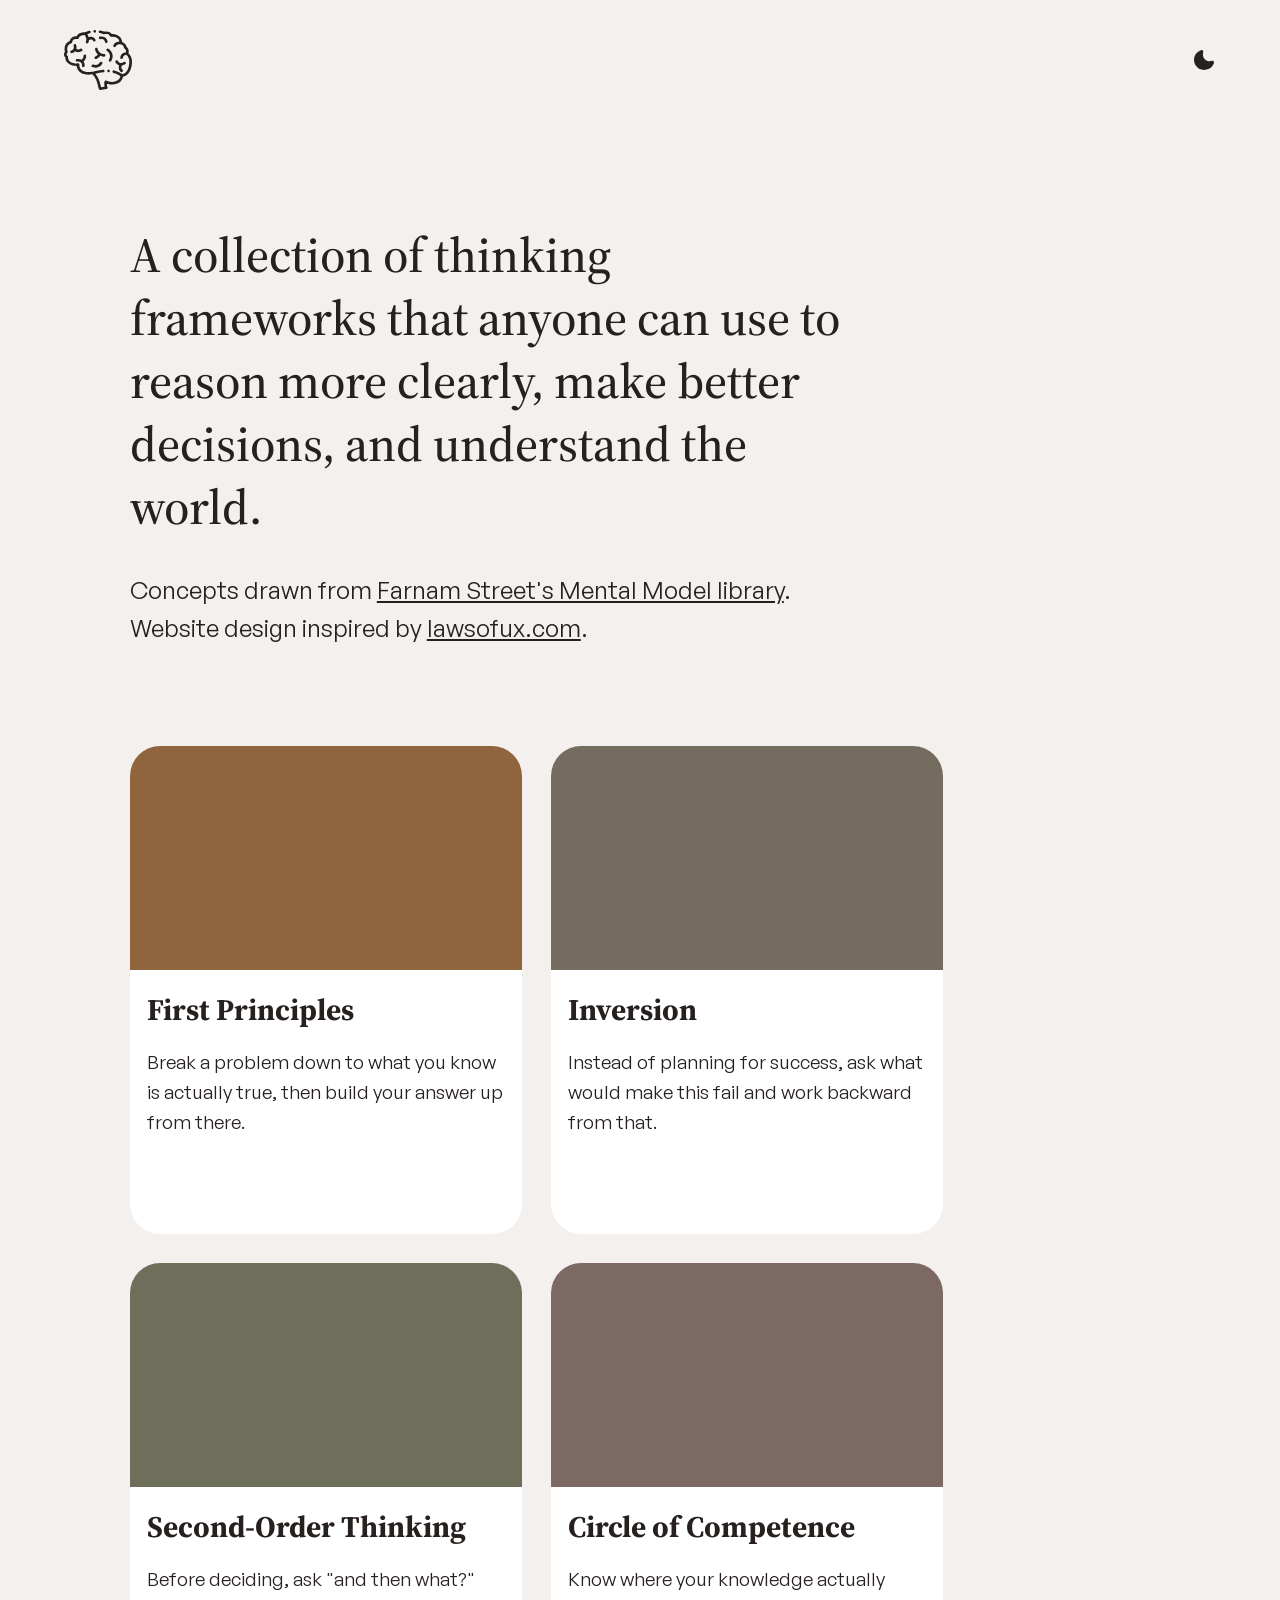
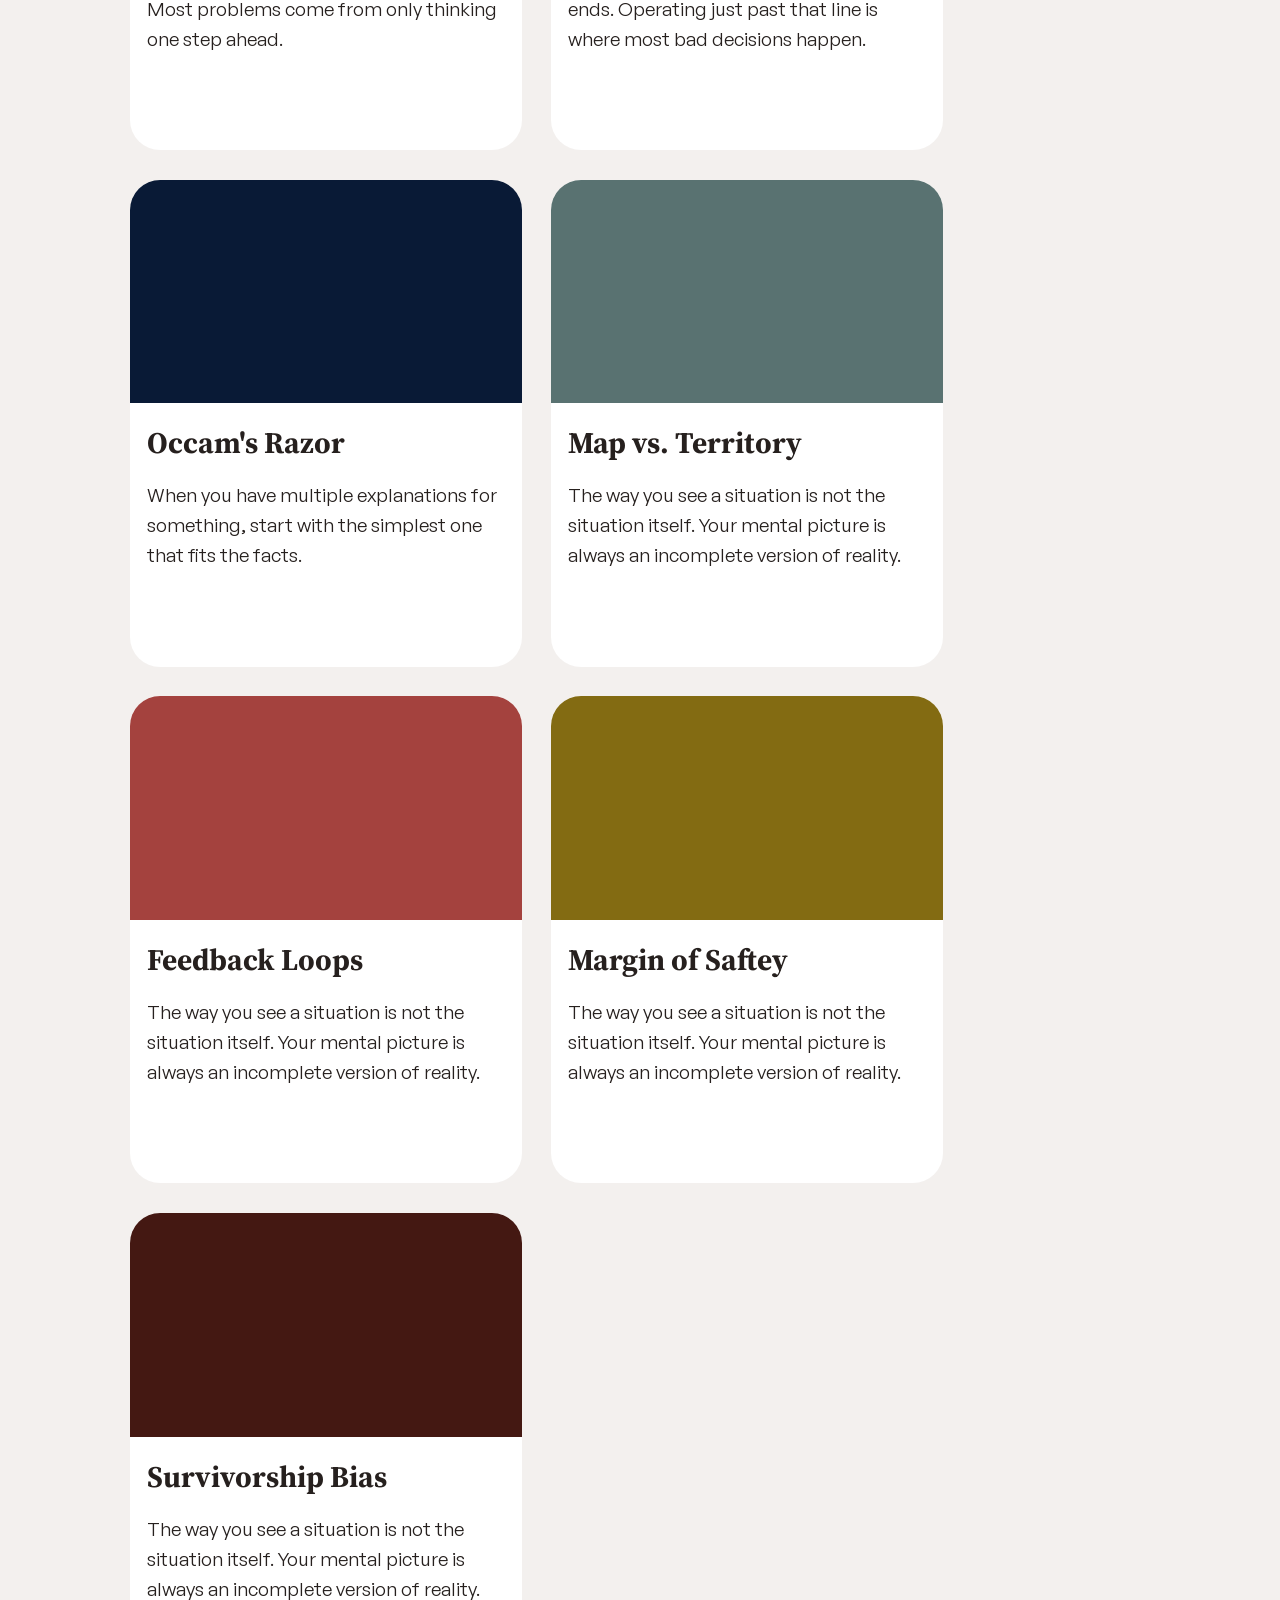
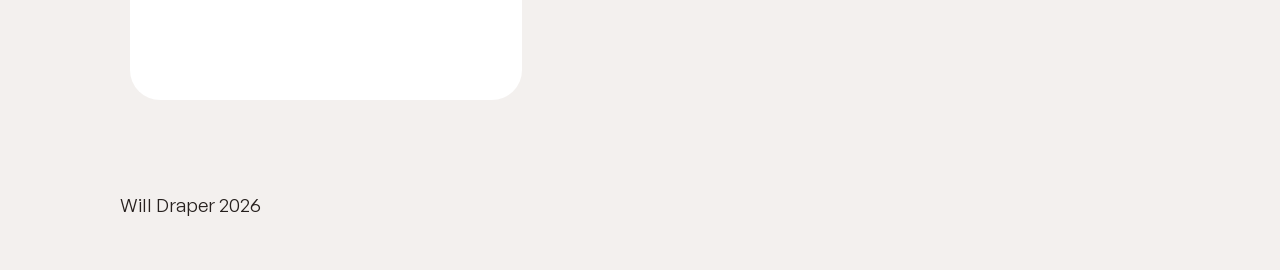
<file: index.html>
<!DOCTYPE html>
<html lang="en">

<head>
    <meta charset="UTF-8">
    <meta name="viewport" content="width=device-width, initial-scale=1.0">
    <title>Mental Models</title>

    <!-- FONTS -->
    <link rel="preconnect" href="https://fonts.googleapis.com">
    <link rel="preconnect" href="https://fonts.gstatic.com" crossorigin>
    <link href="https://fonts.googleapis.com/css2?family=Source+Serif+4:ital,opsz,wght@0,8..60,200..900;1,8..60,200..900&display=swap" rel="stylesheet">


    <link rel="stylesheet" href="css/main-style.css">
    <link rel="stylesheet" href="css/style.css">
    <link rel="stylesheet" href="css/responsive.css">

</head>

    <!-- ===================================
    NAV
    =================================== -->

    <header class="nav">
        <div class="nav_container">
            <div class="nav_container_content">

                <!-- LOGO -->
                <div class="content_logo-container">
                    <img class="logo" src="assets/logo.svg" alt="mental models logo">
                </div>

                <!-- MODE -->
                <div class="content_mode-container">
                    <img class="icons" src="assets/dark-mode-black.svg" alt="change display mode">
                </div>

                

            </div>

        </div>
    </header>
    
    <!-- ===================================
    CONTENT
    =================================== -->

    <main class="content">
        <div class="content_header">
            <div class="header_header">
                <h1 class="intro">A collection of thinking frameworks that anyone can use to reason more clearly, make better decisions, and understand the world.
                </h1>
            </div>
            <div class="header_sub-header">
                <p class="b2">Concepts drawn from <a href="https://fs.blog/category/mental-models/" target="_blank" style="color: inherit; text-decoration: underline;">Farnam Street's Mental Model library</a>. Website design inspired by <a href="https://lawsofux.com/" target="_blank" style="color: inherit; text-decoration: underline;">lawsofux.com</a>.
                </p>
            </div>
        </div>

        <section class="content_container">

        <!-- 01 FIRST PRINCIPLES -->
         <a href="models/first-principles.html" class="card-link">
            <div class="card-container">
                <div class="card">
                    <div class="card_header" style="--card-bg: #90643C"></div>
                    <div class="card_text">
                        <h2 class="text_header">First Principles</h2>
                        <div class="text_body">
                            <p class="b3">Break a problem down to what you know is actually true, then build your answer up from there.</p>
                        </div>
                        
                    </div>
                </div>
            </div>
        </a>


        <!-- 02 INVERSION -->
        <a href="models/inversion.html" class="card-link">
            <div class="card-container">
                <div class="card">
                    <div class="card_header" style="--card-bg: #746C5F"></div>
                    <div class="card_text">
                        <h2 class="text_header">Inversion</h2>
                        <div class="text_body">
                            <p class="b3">Instead of planning for success, ask what would make this fail and work backward from that.</p>
                        </div>
                        
                    </div>
                </div>
            </div>
        </a>


        <!-- 03 SECOND ORDER THINKING -->
        <a href="models/second-order-thinking.html" class="card-link">
            <div class="card-container">
                <div class="card">
                    <div class="card_header" style="--card-bg: #6D6F5B"></div>
                    <div class="card_text">
                        <h2 class="text_header">Second-Order Thinking</h2>
                        <div class="text_body">
                            <p class="b3">Before deciding, ask "and then what?" Most problems come from only thinking one step ahead.</p>
                        </div>
                        
                    </div>
                </div>
            </div>
        </a>

            <!-- 04 Circle of Competence -->
        <a href="models/circle-of-confidence.html" class="card-link">
            <div class="card-container">
                <div class="card">
                    <div class="card_header" style="--card-bg: #7C6964"></div>
                    <div class="card_text">
                        <h2 class="text_header">Circle of Competence</h2>
                        <div class="text_body">
                            <p class="b3">Know where your knowledge actually ends. Operating just past that line is where most bad decisions happen.</p>
                        </div>
                        
                    </div>
                </div>
            </div>
        </a>

        <!-- 05 Occam's Razor -->
        <a href="models/occams-razor.html" class="card-link">
            <div class="card-container">
                <div class="card">
                    <div class="card_header" style="--card-bg: #091A36"></div>
                    <div class="card_text">
                        <h2 class="text_header">Occam's Razor</h2>
                        <div class="text_body">
                            <p class="b3">When you have multiple explanations for something, start with the simplest one that fits the facts.</p>
                        </div>
                        
                    </div>
                </div>
            </div>
        </a>

        <!-- 06 Map vs. Territory -->
        <a href="models/map-territory.html" class="card-link">
            <div class="card-container">
                <div class="card">
                    <div class="card_header" style="--card-bg: #597271"></div>
                    <div class="card_text">
                        <h2 class="text_header">Map vs. Territory</h2>
                        <div class="text_body">
                            <p class="b3">The way you see a situation is not the situation itself. Your mental picture is always an incomplete version of reality.</p>
                        </div>
                        
                    </div>
                </div>
            </div>
        </a>

        <!-- 07 Feedback Loops -->
        <a href="models/feedback-loops.html" class="card-link">
            <div class="card-container">
                <div class="card">
                    <div class="card_header" style="--card-bg: #A4423E"></div>
                    <div class="card_text">
                        <h2 class="text_header">Feedback Loops</h2>
                        <div class="text_body">
                            <p class="b3">The way you see a situation is not the situation itself. Your mental picture is always an incomplete version of reality.</p>
                        </div>
                        
                    </div>
                </div>
            </div>
        </a>

        <!-- 08 Margin of Saftey -->
        <a href="models/margin-of-saftey.html" class="card-link">
            <div class="card-container">
                <div class="card">
                    <div class="card_header" style="--card-bg: #836B12"></div>
                    <div class="card_text">
                        <h2 class="text_header">Margin of Saftey</h2>
                        <div class="text_body">
                            <p class="b3">The way you see a situation is not the situation itself. Your mental picture is always an incomplete version of reality.</p>
                        </div>
                        
                    </div>
                </div>
            </div>
        </a>

        <!-- 09 Survivorship Bias -->
        <a href="models/survivorship-bias.html" class="card-link">
            <div class="card-container">
                <div class="card">
                    <div class="card_header" style="--card-bg: #441812"></div>
                    <div class="card_text">
                        <h2 class="text_header">Survivorship Bias</h2>
                        <div class="text_body">
                            <p class="b3">The way you see a situation is not the situation itself. Your mental picture is always an incomplete version of reality.</p>
                        </div>
                    </div>
                </div>
            </div>
        </a>

    </section>

    <!-- ===================================
    FOOTER
    =================================== -->

    <footer class="footer">
        <article class="b3">
            <a href="https://www.willdraper.me/" target="_blank" style="color: inherit; text-decoration: none;">
                Will Draper 2026
            </a>
        </article>
    </footer>

    </main>



<script>
  // Restore preference on page load
  if (localStorage.getItem('theme') === 'dark') {
    document.documentElement.setAttribute('data-theme', 'dark');
    document.querySelector('.content_mode-container img').src = 'assets/light-mode-white.svg';
  }

  const toggleBtn = document.querySelector('.content_mode-container img');

  toggleBtn.addEventListener('click', function () {
    const isDark = document.documentElement.getAttribute('data-theme') === 'dark';

    if (isDark) {
      document.documentElement.removeAttribute('data-theme');
      localStorage.setItem('theme', 'light');
      this.src = this.src.replace('light-mode-white.svg', 'dark-mode-black.svg');
    } else {
      document.documentElement.setAttribute('data-theme', 'dark');
      localStorage.setItem('theme', 'dark');
      this.src = this.src.replace('dark-mode-black.svg', 'light-mode-white.svg');
    }
  });

    document.querySelectorAll('.card').forEach(el => {
        el.style.transition = 'transform 0.2s ease';
        el.addEventListener('mouseenter', () => el.style.transform = 'scale(1.02)');
        el.addEventListener('mouseleave', () => el.style.transform = 'scale(1)');
    });
</script>


</html>
</file>
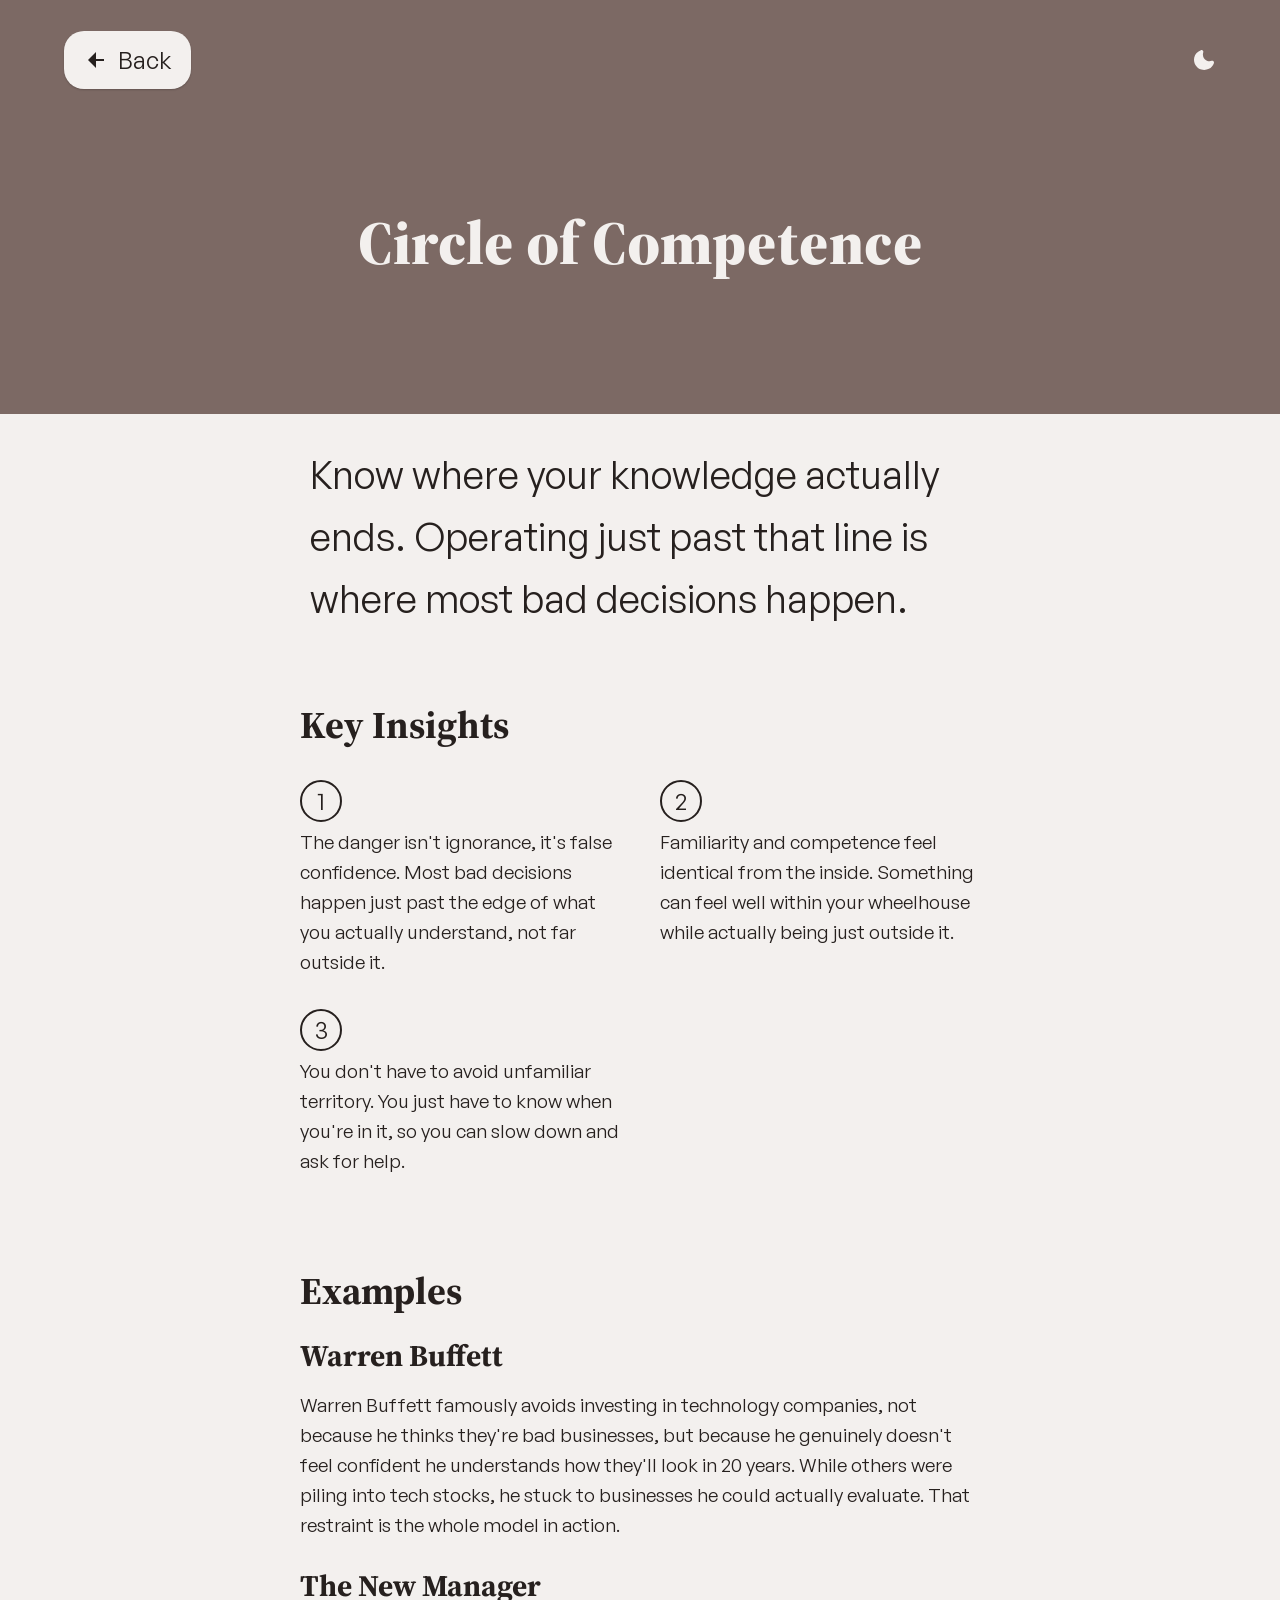
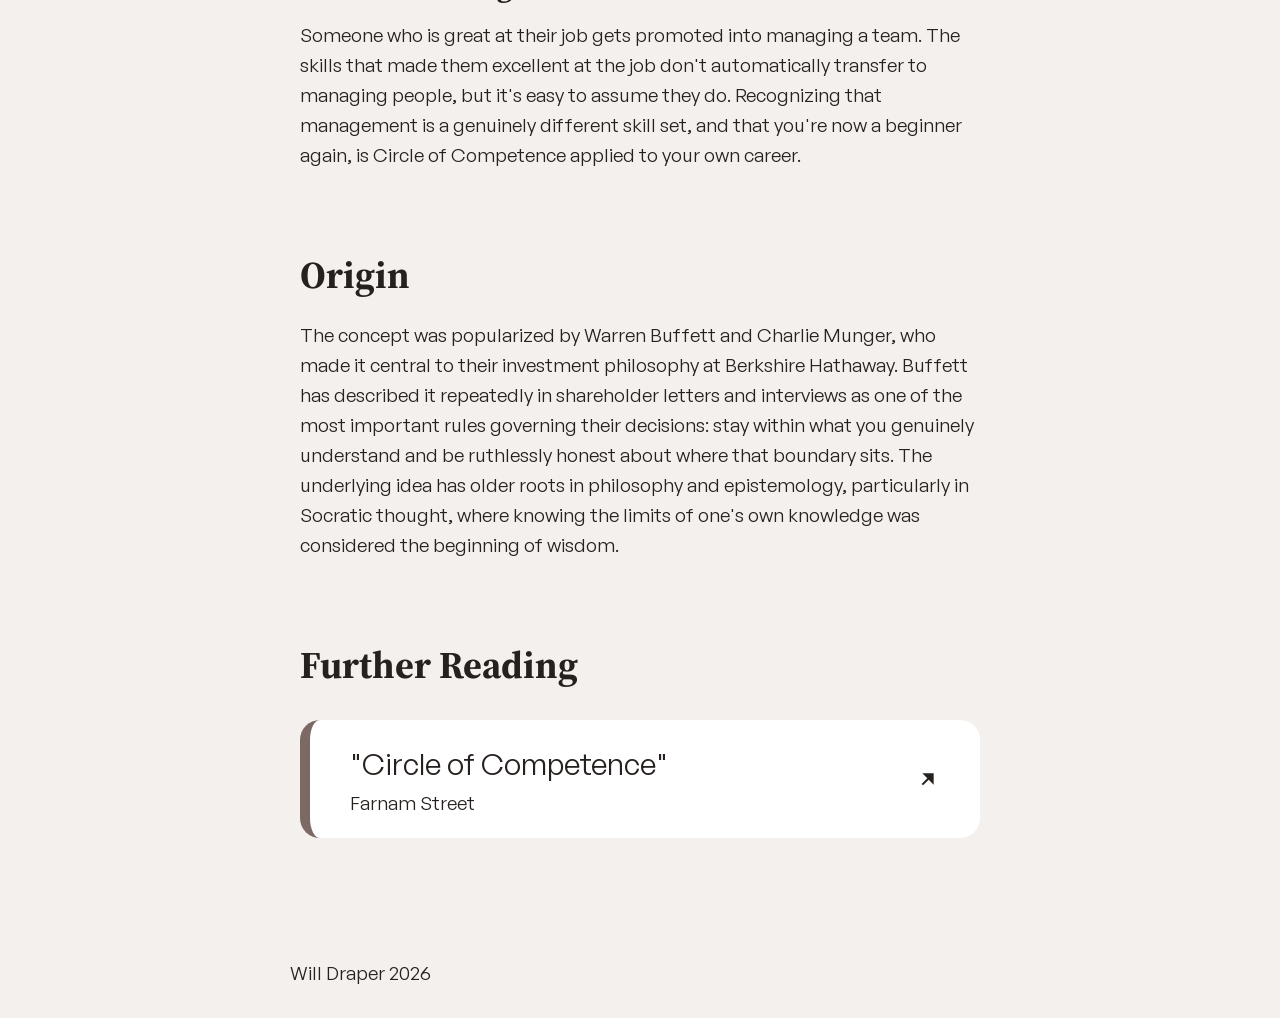
<file: models/circle-of-confidence.html>
<!-- circle-of-competence.html -->

<!DOCTYPE html>
<html lang="en">

<head>
    <meta charset="UTF-8">
    <meta name="viewport" content="width=device-width, initial-scale=1.0">
    <title>Circle of Competence</title>

    <!-- FONTS -->
    <link rel="preconnect" href="https://fonts.googleapis.com">
    <link rel="preconnect" href="https://fonts.gstatic.com" crossorigin>
    <link href="https://fonts.googleapis.com/css2?family=Source+Serif+4:ital,opsz,wght@0,8..60,200..900;1,8..60,200..900&display=swap" rel="stylesheet">

    <link rel="stylesheet" href="../css/model-style.css">
    <link rel="stylesheet" href="../css/style.css">
    <link rel="stylesheet" href="../css/responsive.css">

</head>

<body>

    <!-- ===================================
    HEADER
    =================================== -->

    <header class="header" style="--card-bg: #7C6964">

        <div class="header_nav">
            <div class="nav">
                <div class="nav_container">
                    <div class="nav_container_content">
                        <div class="content_button-container">
                            <a href="../index.html" class="back-button">
                                <img class="icons" src="../assets/left-arrow-black.svg" alt="back to">
                                <div class="b2">Back</div>
                            </a>
                        </div>

                        <div class="content_mode-container">
                            <img class="icon" src="../assets/dark-mode-white.svg" alt="dark mode">
                        </div>

                    </div>
                </div>
            </div>
            <div class="header-content">
                <h1>
                    Circle of Competence
                </h1>
            </div>
        </div>

        <div class="header-content"></div>

    </header>

    <!-- ===================================
    CONTENT
    =================================== -->

    <main class="content">

        <div class="content_text">

            <!-- ===================================
            CORE IDEA
            =================================== -->

            <div class="text_core-idea">
                <div class="core-idea_text">
                    <article class="b1-big">
                        Know where your knowledge actually ends. Operating just past that line is where most bad decisions happen.
                    </article>
                </div>
            </div>

            <!-- ===================================
            KEY INSIGHTS
            =================================== -->

            <div class="text_key-insights">
                <div class="key-insights_header section-heading">
                    Key Insights
                </div>
                <div class="key-insights_container">

                    <!-- GROUP 1/2 -->
                    <div class="container_group">

                        <!-- INSIGHT 1 -->
                        <div class="group_insight">
                            <div class="insight_number-container">
                                <article class="b2">1</article>
                            </div>
                            <article class="insight_description b3">
                                The danger isn't ignorance, it's false confidence. Most bad decisions happen just past the edge of what you actually understand, not far outside it.
                            </article>
                        </div>

                        <!-- INSIGHT 2 -->
                        <div class="group_insight">
                            <div class="insight_number-container">
                                <article class="b2">2</article>
                            </div>
                            <article class="insight_description b3">
                                Familiarity and competence feel identical from the inside. Something can feel well within your wheelhouse while actually being just outside it.
                            </article>
                        </div>

                    </div>

                    <!-- GROUP 2/2 -->
                    <div class="container_group">

                        <!-- INSIGHT 3 -->
                        <div class="group_insight">
                            <div class="insight_number-container">
                                <article class="b2">3</article>
                            </div>
                            <article class="insight_description b3">
                                You don't have to avoid unfamiliar territory. You just have to know when you're in it, so you can slow down and ask for help.
                            </article>
                        </div>

                        <!-- EMPTY SLOT -->
                        <div class="group_insight"></div>

                    </div>
                </div>
            </div>

            <!-- ===================================
            EXAMPLES
            =================================== -->

            <div class="text_examples">
                <article class="section-heading">
                    Examples
                </article>
                <div class="examples_group">

                    <div class="example">
                        <h2 class="example-heading">Warren Buffett</h2>
                        <article class="b3">
                            Warren Buffett famously avoids investing in technology companies, not because he thinks they're bad businesses, but because he genuinely doesn't feel confident he understands how they'll look in 20 years. While others were piling into tech stocks, he stuck to businesses he could actually evaluate. That restraint is the whole model in action.
                        </article>
                    </div>

                    <div class="example">
                        <h2 class="example-heading">The New Manager</h2>
                        <article class="b3">
                            Someone who is great at their job gets promoted into managing a team. The skills that made them excellent at the job don't automatically transfer to managing people, but it's easy to assume they do. Recognizing that management is a genuinely different skill set, and that you're now a beginner again, is Circle of Competence applied to your own career.
                        </article>
                    </div>

                </div>
            </div>

            <!-- ===================================
            ORIGIN
            =================================== -->

            <div class="text_origin">
                <article class="section-heading">
                    Origin
                </article>
                <article class="b3">
                    The concept was popularized by Warren Buffett and Charlie Munger, who made it central to their investment philosophy at Berkshire Hathaway. Buffett has described it repeatedly in shareholder letters and interviews as one of the most important rules governing their decisions: stay within what you genuinely understand and be ruthlessly honest about where that boundary sits. The underlying idea has older roots in philosophy and epistemology, particularly in Socratic thought, where knowing the limits of one's own knowledge was considered the beginning of wisdom.
                </article>
            </div>

        </div>

        <!-- ===================================
        FURTHER READING
        =================================== -->

        <div class="content_further-reading">

            <div class="further-reading_container">
                <article class="section-heading">
                    Further Reading
                </article>
            </div>

            <div class="further-reading_content">

                <div class="further-reading">
                    <a href="https://fs.blog/circle-of-competence/" target="_blank" style="text-decoration: none; color: inherit; align-self: stretch;">
                        <div class="source" style="--source-accent: #7C6964;">
                            <div class="source_text">
                                <article class="text_header b1">
                                    "Circle of Competence"
                                </article>
                                <article class="b3">
                                    Farnam Street
                                </article>
                            </div>
                            <img src="../assets/45-arrow-black.svg" alt="link to new tab">
                        </div>
                    </a>
                </div>

            </div>

        </div>



        <!-- ===================================
        FOOTER
        =================================== -->

        <footer class="footer">
            <article class="b3">
                <a href="https://www.willdraper.me/" target="_blank" style="color: inherit; text-decoration: none;">
                    Will Draper 2026
                </a>
            </article>
        </footer>
        
</body>

<script>
    // Restore preference on page load
    if (localStorage.getItem('theme') === 'dark') {
        document.documentElement.setAttribute('data-theme', 'dark');
        document.querySelector('.content_mode-container img').src = '../assets/light-mode-white.svg';
        document.querySelectorAll('img[src*="left-arrow-black"]').forEach(el => el.src = el.src.replace('left-arrow-black.svg', 'left-arrow-white.svg'));
        document.querySelectorAll('img[src*="45-arrow-black"]').forEach(el => el.src = el.src.replace('45-arrow-black.svg', '45-arrow-white.svg'));
    }

    const toggleBtn = document.querySelector('.content_mode-container img');

    toggleBtn.addEventListener('click', function () {
        const isDark = document.documentElement.getAttribute('data-theme') === 'dark';

        if (isDark) {
            document.documentElement.removeAttribute('data-theme');
            localStorage.setItem('theme', 'light');
            this.src = this.src.replace('light-mode-white.svg', 'dark-mode-white.svg');
            document.querySelectorAll('img[src*="45-arrow-white"]').forEach(el => el.src = el.src.replace('45-arrow-white.svg', '45-arrow-black.svg'));
            document.querySelectorAll('img[src*="left-arrow-white"]').forEach(el => el.src = el.src.replace('left-arrow-white.svg', 'left-arrow-black.svg'));
        } else {
            document.documentElement.setAttribute('data-theme', 'dark');
            localStorage.setItem('theme', 'dark');
            this.src = this.src.replace('dark-mode-white.svg', 'light-mode-white.svg');
            document.querySelectorAll('img[src*="45-arrow-black"]').forEach(el => el.src = el.src.replace('45-arrow-black.svg', '45-arrow-white.svg'));
            document.querySelectorAll('img[src*="left-arrow-black"]').forEach(el => el.src = el.src.replace('left-arrow-black.svg', 'left-arrow-white.svg'));
        }
    });

    // Subtle hover enlarge
    document.querySelectorAll('.source').forEach(el => {
        el.style.transition = 'transform 0.2s ease';
        el.addEventListener('mouseenter', () => el.style.transform = 'scale(1.01)');
        el.addEventListener('mouseleave', () => el.style.transform = 'scale(1)');
    });
</script>

</main>

</html>
</file>
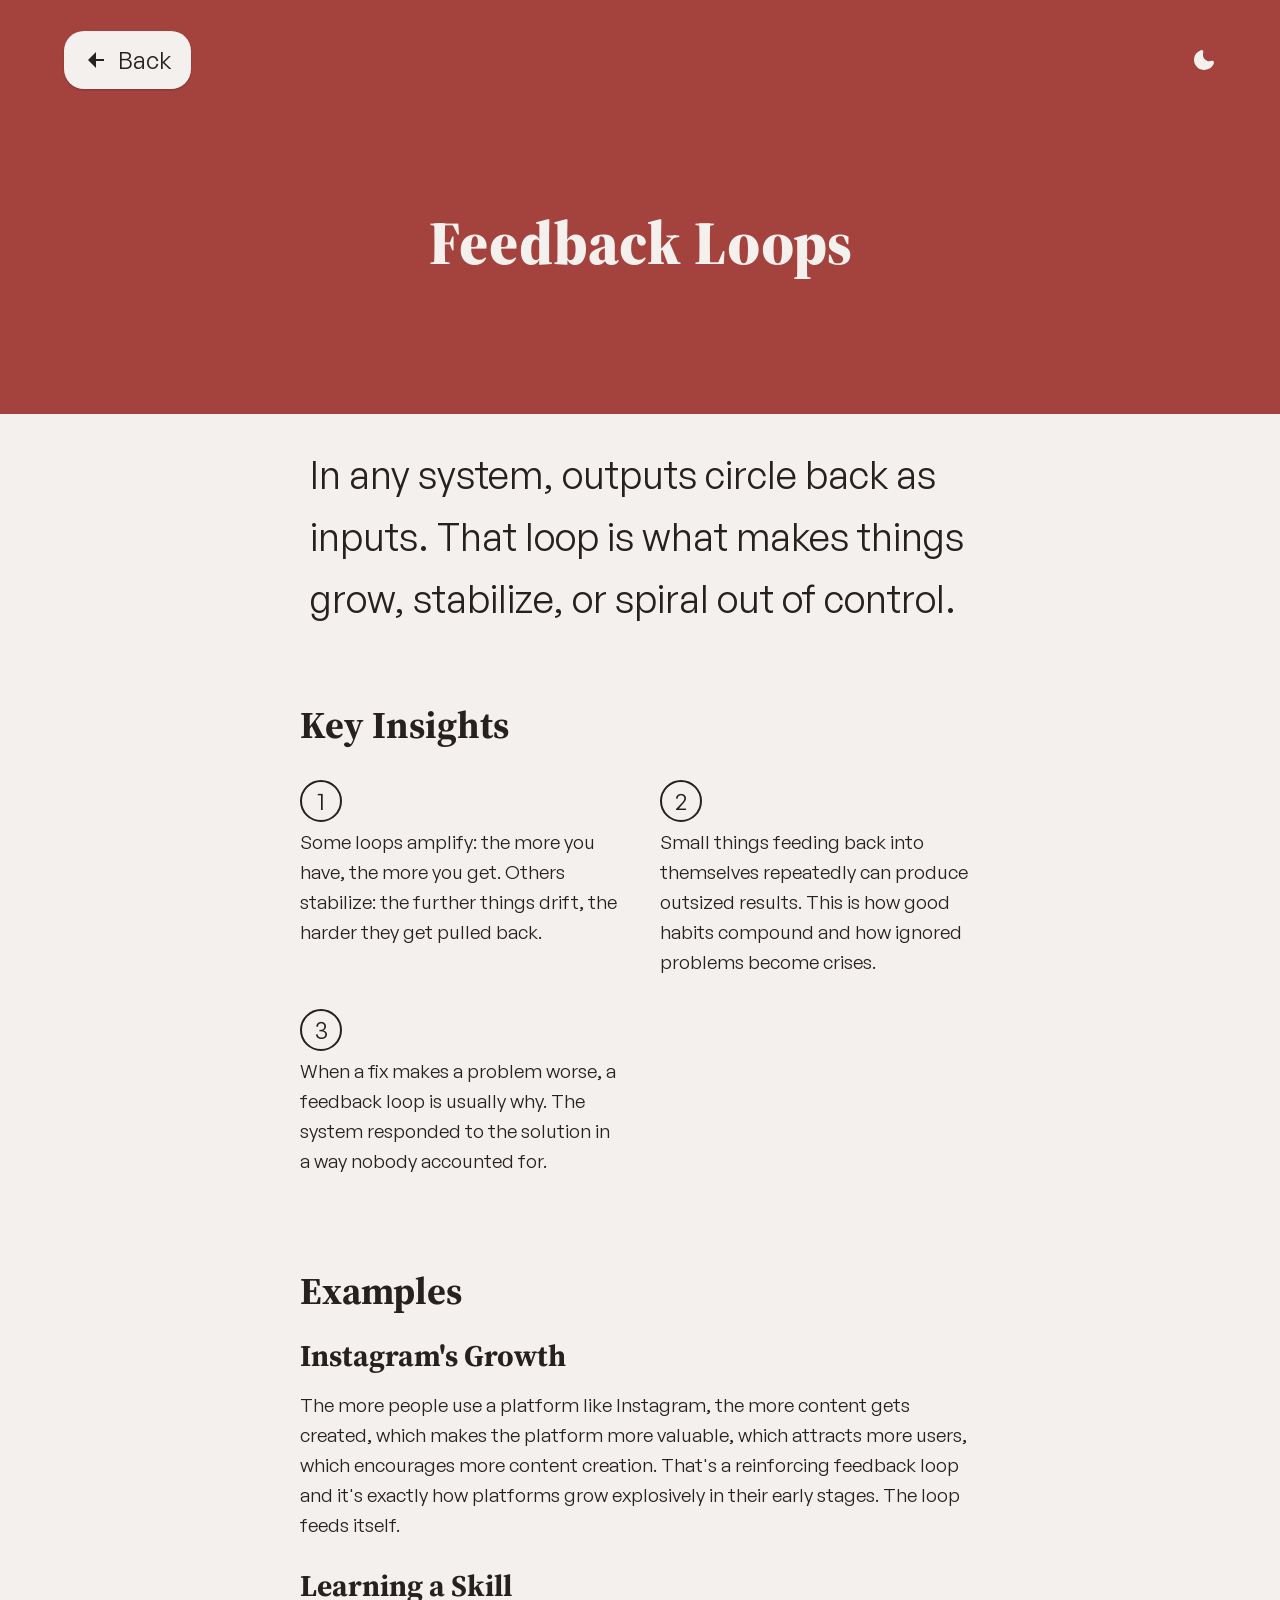
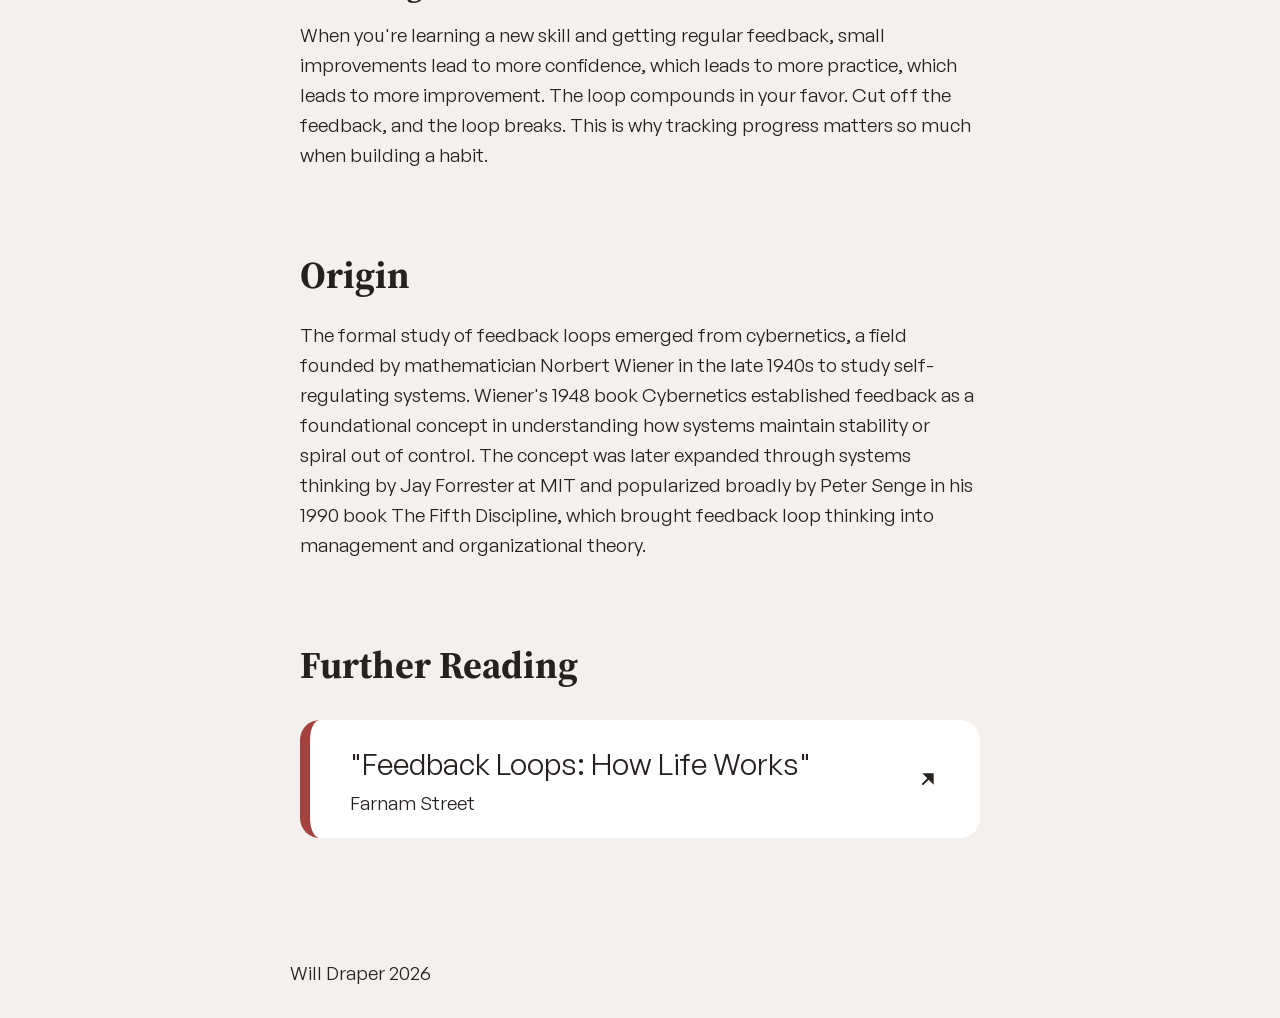
<file: models/feedback-loops.html>
<!-- feedback-loops.html -->

<!DOCTYPE html>
<html lang="en">

<head>
    <meta charset="UTF-8">
    <meta name="viewport" content="width=device-width, initial-scale=1.0">
    <title>Feedback Loops</title>

    <!-- FONTS -->
    <link rel="preconnect" href="https://fonts.googleapis.com">
    <link rel="preconnect" href="https://fonts.gstatic.com" crossorigin>
    <link href="https://fonts.googleapis.com/css2?family=Source+Serif+4:ital,opsz,wght@0,8..60,200..900;1,8..60,200..900&display=swap" rel="stylesheet">

    <link rel="stylesheet" href="../css/model-style.css">
    <link rel="stylesheet" href="../css/style.css">
    <link rel="stylesheet" href="../css/responsive.css">

</head>

<body>

    <!-- ===================================
    HEADER
    =================================== -->

    <header class="header" style="--card-bg: #A4423E">

        <div class="header_nav">
            <div class="nav">
                <div class="nav_container">
                    <div class="nav_container_content">
                        <div class="content_button-container">
                            <a href="../index.html" class="back-button">
                                <img class="icons" src="../assets/left-arrow-black.svg" alt="back to">
                                <div class="b2">Back</div>
                            </a>
                        </div>

                        <div class="content_mode-container">
                            <img class="icon" src="../assets/dark-mode-white.svg" alt="dark mode">
                        </div>

                    </div>
                </div>
            </div>
            <div class="header-content">
                <h1>
                    Feedback Loops
                </h1>
            </div>
        </div>

        <div class="header-content"></div>

    </header>

    <!-- ===================================
    CONTENT
    =================================== -->

    <main class="content">

        <div class="content_text">

            <!-- ===================================
            CORE IDEA
            =================================== -->

            <div class="text_core-idea">
                <div class="core-idea_text">
                    <article class="b1-big">
                        In any system, outputs circle back as inputs. That loop is what makes things grow, stabilize, or spiral out of control.
                    </article>
                </div>
            </div>

            <!-- ===================================
            KEY INSIGHTS
            =================================== -->

            <div class="text_key-insights">
                <div class="key-insights_header section-heading">
                    Key Insights
                </div>
                <div class="key-insights_container">

                    <!-- GROUP 1/2 -->
                    <div class="container_group">

                        <!-- INSIGHT 1 -->
                        <div class="group_insight">
                            <div class="insight_number-container">
                                <article class="b2">1</article>
                            </div>
                            <article class="insight_description b3">
                                Some loops amplify: the more you have, the more you get. Others stabilize: the further things drift, the harder they get pulled back.
                            </article>
                        </div>

                        <!-- INSIGHT 2 -->
                        <div class="group_insight">
                            <div class="insight_number-container">
                                <article class="b2">2</article>
                            </div>
                            <article class="insight_description b3">
                                Small things feeding back into themselves repeatedly can produce outsized results. This is how good habits compound and how ignored problems become crises.
                            </article>
                        </div>

                    </div>

                    <!-- GROUP 2/2 -->
                    <div class="container_group">

                        <!-- INSIGHT 3 -->
                        <div class="group_insight">
                            <div class="insight_number-container">
                                <article class="b2">3</article>
                            </div>
                            <article class="insight_description b3">
                                When a fix makes a problem worse, a feedback loop is usually why. The system responded to the solution in a way nobody accounted for.
                            </article>
                        </div>

                        <!-- EMPTY SLOT -->
                        <div class="group_insight"></div>

                    </div>
                </div>
            </div>

            <!-- ===================================
            EXAMPLES
            =================================== -->

            <div class="text_examples">
                <article class="section-heading">
                    Examples
                </article>
                <div class="examples_group">

                    <div class="example">
                        <h2 class="example-heading">Instagram's Growth</h2>
                        <article class="b3">
                            The more people use a platform like Instagram, the more content gets created, which makes the platform more valuable, which attracts more users, which encourages more content creation. That's a reinforcing feedback loop and it's exactly how platforms grow explosively in their early stages. The loop feeds itself.
                        </article>
                    </div>

                    <div class="example">
                        <h2 class="example-heading">Learning a Skill</h2>
                        <article class="b3">
                            When you're learning a new skill and getting regular feedback, small improvements lead to more confidence, which leads to more practice, which leads to more improvement. The loop compounds in your favor. Cut off the feedback, and the loop breaks. This is why tracking progress matters so much when building a habit.
                        </article>
                    </div>

                </div>
            </div>

            <!-- ===================================
            ORIGIN
            =================================== -->

            <div class="text_origin">
                <article class="section-heading">
                    Origin
                </article>
                <article class="b3">
                    The formal study of feedback loops emerged from cybernetics, a field founded by mathematician Norbert Wiener in the late 1940s to study self-regulating systems. Wiener's 1948 book Cybernetics established feedback as a foundational concept in understanding how systems maintain stability or spiral out of control. The concept was later expanded through systems thinking by Jay Forrester at MIT and popularized broadly by Peter Senge in his 1990 book The Fifth Discipline, which brought feedback loop thinking into management and organizational theory.
                </article>
            </div>

        </div>

        <!-- ===================================
        FURTHER READING
        =================================== -->

        <div class="content_further-reading">

            <div class="further-reading_container">
                <article class="section-heading">
                    Further Reading
                </article>
            </div>

            <div class="further-reading_content">

                <div class="further-reading">
                    <a href="https://fs.blog/feedback-loops/" target="_blank" style="text-decoration: none; color: inherit; align-self: stretch;">
                        <div class="source" style="--source-accent: #A4423E;">
                            <div class="source_text">
                                <article class="text_header b1">
                                    "Feedback Loops: How Life Works"
                                </article>
                                <article class="b3">
                                    Farnam Street
                                </article>
                            </div>
                            <img src="../assets/45-arrow-black.svg" alt="link to new tab">
                        </div>
                    </a>
                </div>

            </div>

        </div>

        <!-- ===================================
        FOOTER
        =================================== -->

        <footer class="footer">
            <article class="b3">
                <a href="https://www.willdraper.me/" target="_blank" style="color: inherit; text-decoration: none;">
                    Will Draper 2026
                </a>
            </article>
        </footer>

</body>

<script>
    // Restore preference on page load
    if (localStorage.getItem('theme') === 'dark') {
        document.documentElement.setAttribute('data-theme', 'dark');
        document.querySelector('.content_mode-container img').src = '../assets/light-mode-white.svg';
        document.querySelectorAll('img[src*="left-arrow-black"]').forEach(el => el.src = el.src.replace('left-arrow-black.svg', 'left-arrow-white.svg'));
        document.querySelectorAll('img[src*="45-arrow-black"]').forEach(el => el.src = el.src.replace('45-arrow-black.svg', '45-arrow-white.svg'));
    }

    const toggleBtn = document.querySelector('.content_mode-container img');

    toggleBtn.addEventListener('click', function () {
        const isDark = document.documentElement.getAttribute('data-theme') === 'dark';

        if (isDark) {
            document.documentElement.removeAttribute('data-theme');
            localStorage.setItem('theme', 'light');
            this.src = this.src.replace('light-mode-white.svg', 'dark-mode-white.svg');
            document.querySelectorAll('img[src*="45-arrow-white"]').forEach(el => el.src = el.src.replace('45-arrow-white.svg', '45-arrow-black.svg'));
            document.querySelectorAll('img[src*="left-arrow-white"]').forEach(el => el.src = el.src.replace('left-arrow-white.svg', 'left-arrow-black.svg'));
        } else {
            document.documentElement.setAttribute('data-theme', 'dark');
            localStorage.setItem('theme', 'dark');
            this.src = this.src.replace('dark-mode-white.svg', 'light-mode-white.svg');
            document.querySelectorAll('img[src*="45-arrow-black"]').forEach(el => el.src = el.src.replace('45-arrow-black.svg', '45-arrow-white.svg'));
            document.querySelectorAll('img[src*="left-arrow-black"]').forEach(el => el.src = el.src.replace('left-arrow-black.svg', 'left-arrow-white.svg'));
        }
    });

    // Subtle hover enlarge
    document.querySelectorAll('.source').forEach(el => {
        el.style.transition = 'transform 0.2s ease';
        el.addEventListener('mouseenter', () => el.style.transform = 'scale(1.01)');
        el.addEventListener('mouseleave', () => el.style.transform = 'scale(1)');
    });
</script>

</main>

</html>
</file>
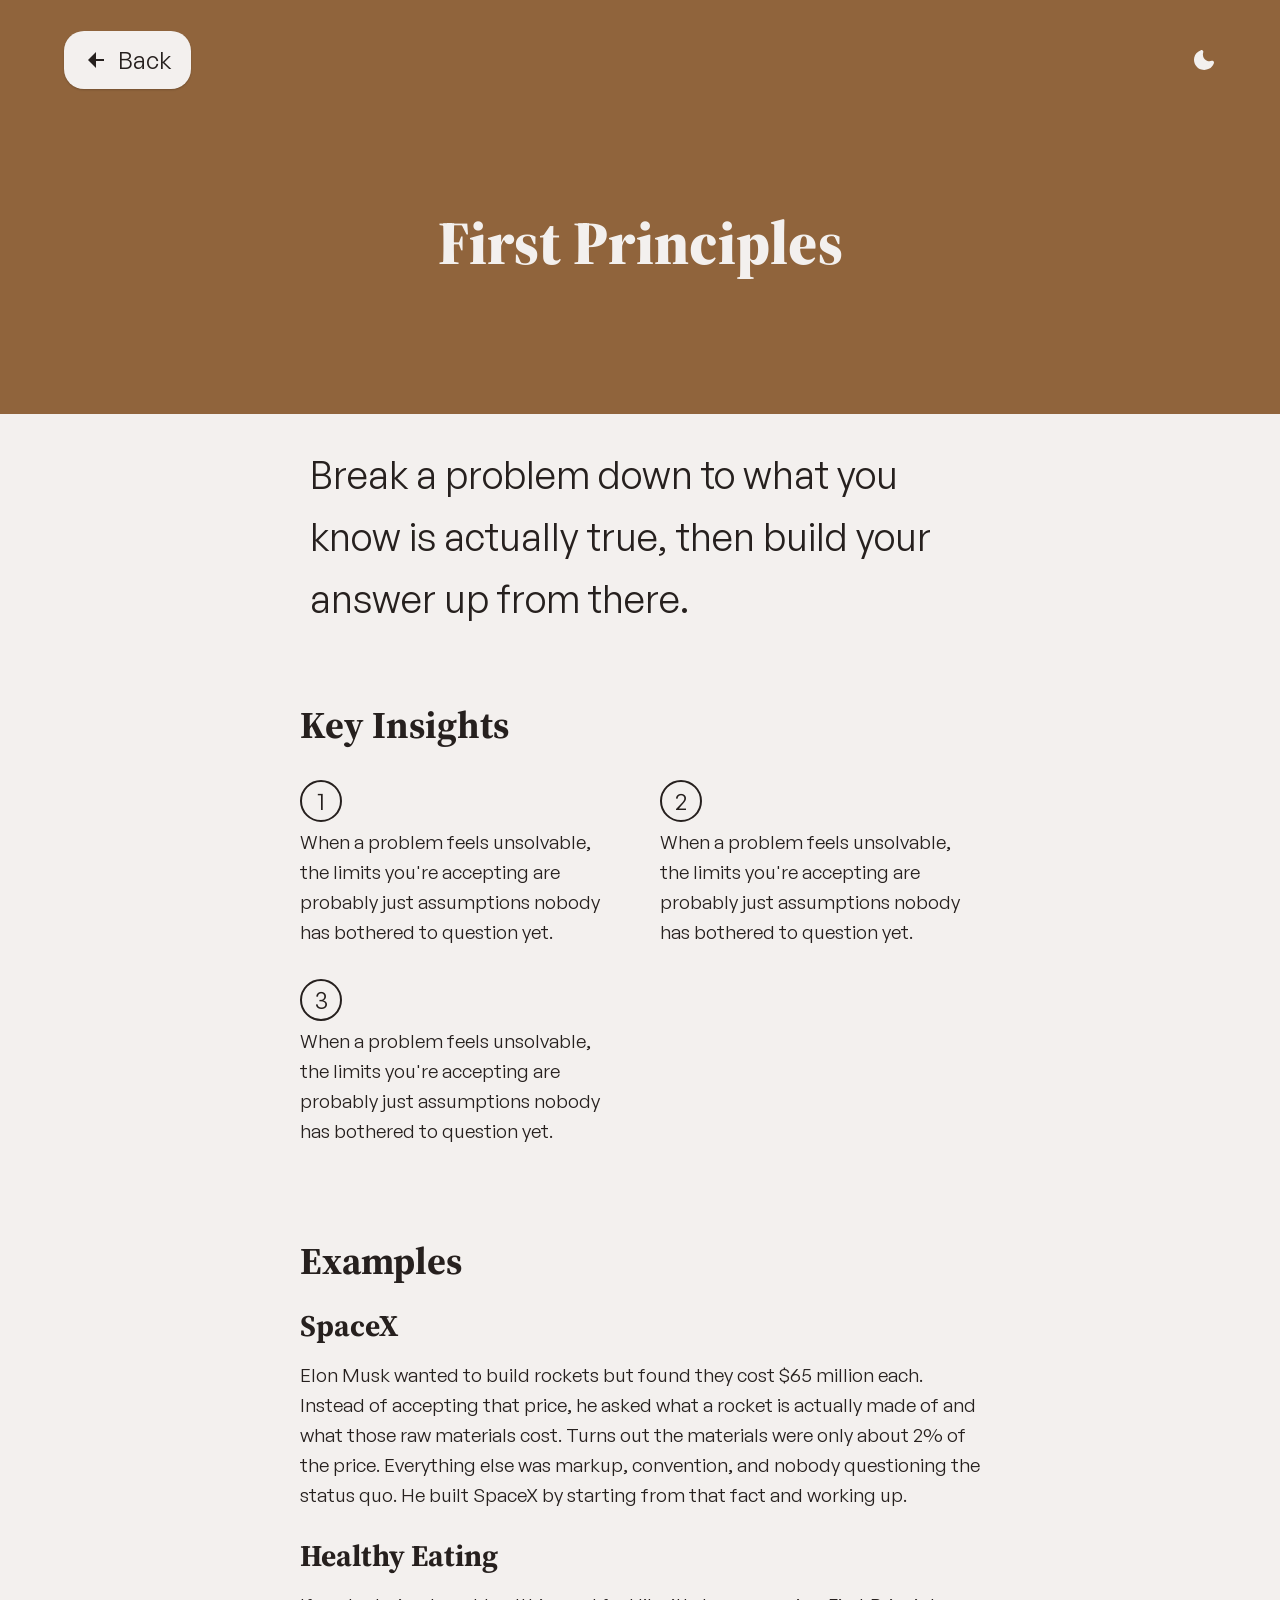
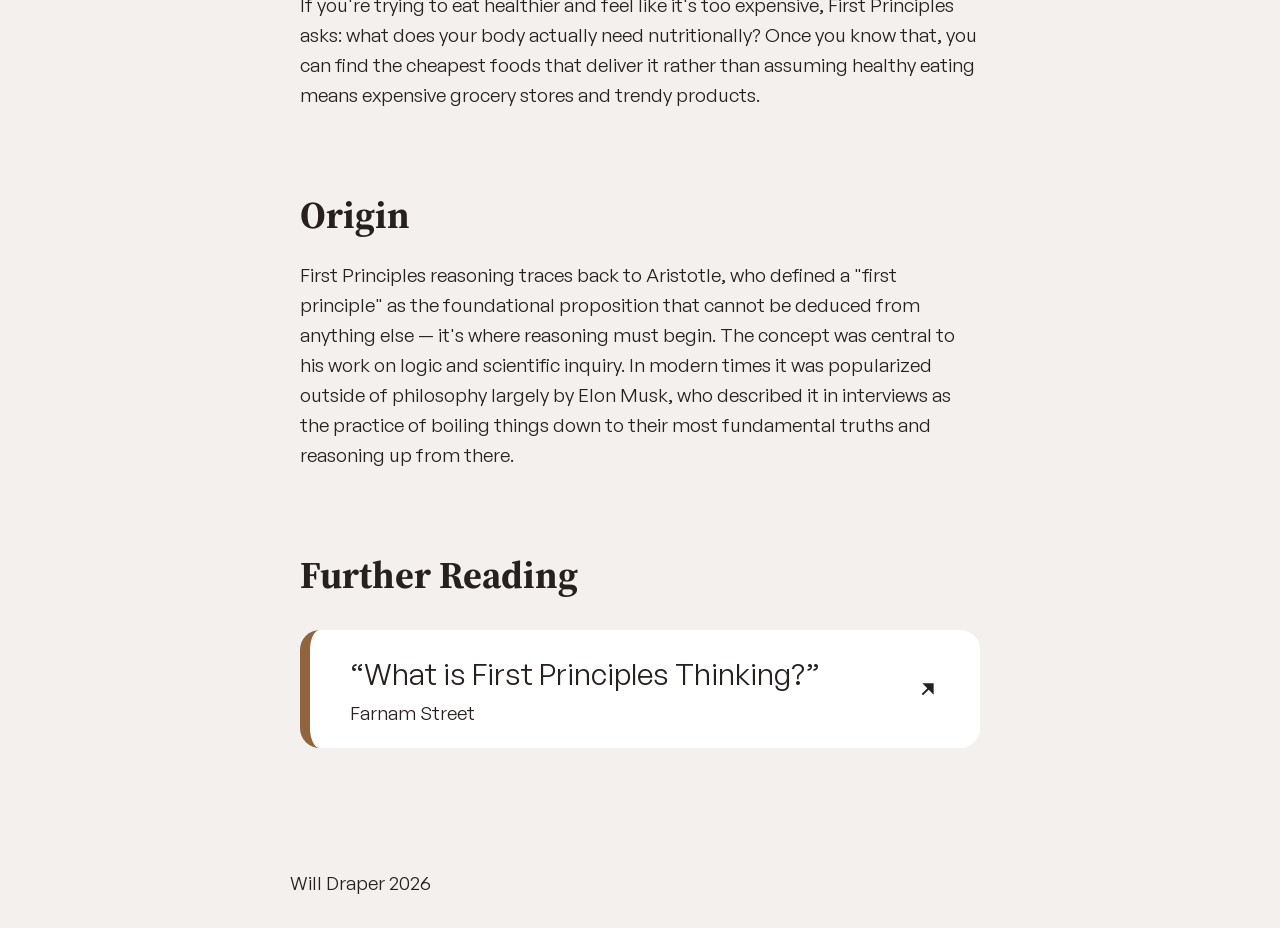
<file: models/first-principles.html>
<!-- first-principles.html -->

<!DOCTYPE html>
<html lang="en">

<head>
    <meta charset="UTF-8">
    <meta name="viewport" content="width=device-width, initial-scale=1.0">
    <title>First Principles</title>

    <!-- FONTS -->
    <link rel="preconnect" href="https://fonts.googleapis.com">
    <link rel="preconnect" href="https://fonts.gstatic.com" crossorigin>
    <link href="https://fonts.googleapis.com/css2?family=Source+Serif+4:ital,opsz,wght@0,8..60,200..900;1,8..60,200..900&display=swap" rel="stylesheet">

    <link rel="stylesheet" href="../css/model-style.css">
    <link rel="stylesheet" href="../css/style.css">
    <link rel="stylesheet" href="../css/responsive.css">

</head>

<body>


    <!-- ===================================
    HEADER
    =================================== -->


<header class="header" style="--card-bg: #90643C">

    <div class="header_nav">
        <div class="nav">
            <div class="nav_container">
                <div class="nav_container_content">
                    <div class="content_button-container">
                        <a href="../index.html" class="back-button" >
                            <img class="icons" src="../assets/left-arrow-black.svg" alt="back to">
                            <div class="b2">Back</div>
                        </a>
                    </div>

                    <div class="content_mode-container">
                        <img class="icon" src="../assets/dark-mode-white.svg" alt="dark mode">
                    </div>

                </div>
            </div>
        </div>
        <div class="header-content">
            <h1>
                First Principles
            </h1>

        </div>
    </div>

    <div class="header-content">
    </div> 

</header>

    

    <!-- ===================================
    CONTENT
    =================================== -->
<main class="content">

    <!-- ===================================
    CONTENT TEXT
    =================================== -->

    <div class="content_text">

    <!-- ===================================
    CORE IDEA
    =================================== -->

        <div class="text_core-idea">
            <div class="core-idea_text">
                <article class="b1-big">
                    Break a problem down to what you know is actually true, then build your answer up from there.
                </article>
            </div>
        </div>

    <!-- ===================================
    KEY INSIGHTS
    =================================== -->

        <div class="text_key-insights">
            <div class="key-insights_header section-heading">
                Key Insights
            </div>
            <div class="key-insights_container">
                <!-- GROUP 1/2 -->
                <div class="container_group">

                    <!-- INSIGHT 1 -->
                    <div class="group_insight">
                        <div class="insight_number-container">
                            <article class="b2">
                                1
                            </article>
                        </div> 
                        <article class="insight_description b3">
                                When a problem feels unsolvable, the limits you're accepting are probably just assumptions nobody has bothered to question yet.
                        </article>
                    </div>
                    
                    <!-- INSIGHT 2 -->
                    <div class="group_insight">
                        <div class="insight_number-container">
                            <article class="b2">
                                2
                            </article>
                        </div> 
                        <article class="insight_description b3">
                                When a problem feels unsolvable, the limits you're accepting are probably just assumptions nobody has bothered to question yet.
                        </article>
                    </div>

                </div>

                <!-- GROUP 2/2 -->
                <div class="container_group">

                    <!-- INSIGHT 3 -->
                    <div class="group_insight">
                        <div class="insight_number-container">
                            <article class="b2">
                                3
                            </article>
                        </div> 
                        <article class="insight_description b3">
                        When a problem feels unsolvable, the limits you're accepting are probably just assumptions nobody has bothered to question yet.                        
                        </article>
                    </div>
                    
                    <!-- INSIGHT 4 -->
                    <div class="group_insight">

                    </div>
                </div>
            </div>
        </div>


    <!-- ===================================
    EXAMPLES
    =================================== -->

        <div class="text_examples">
            <article class="section-heading">
                Examples
            </article>
            <div class="examples_group">

            
                <div class="example">
                    <h2 class="example-heading">
                        SpaceX
                    </h2>
                    <article class="b3">
                        Elon Musk wanted to build rockets but found they cost $65 million each. Instead of accepting that price, he asked what a rocket is actually made of and what those raw materials cost. Turns out the materials were only about 2% of the price. Everything else was markup, convention, and nobody questioning the status quo. He built SpaceX by starting from that fact and working up.
                    </article>
                </div>

                <div class="example">
                    <h2 class="example-heading">
                        Healthy Eating
                    </h2>
                    <article class="b3">
                        If you're trying to eat healthier and feel like it's too expensive, First Principles asks: what does your body actually need nutritionally? Once you know that, you can find the cheapest foods that deliver it rather than assuming healthy eating means expensive grocery stores and trendy products.                    </article>
                </div>
            </div>
        </div>

    <!-- ===================================
    ORIGIN
    =================================== -->
        <div class="text_origin">
            <article class="section-heading">
                Origin
            </article>
            <article class="b3">
                First Principles reasoning traces back to Aristotle, who defined a "first principle" as the foundational proposition that cannot be deduced from anything else — it's where reasoning must begin. The concept was central to his work on logic and scientific inquiry. In modern times it was popularized outside of philosophy largely by Elon Musk, who described it in interviews as the practice of boiling things down to their most fundamental truths and reasoning up from there.
            </article>

        </div>
    </div>

    <!-- ===================================
    CONTENT FUTHER READING
    =================================== -->

    <div class="content_further-reading">

        <div class="further-reading_container">
            <article class="section-heading">
                Further Reading
            </article>
        </div>

            <div class="further-reading_content">



                <!-- FUTHER READING COMPONET -->
                <div class="further-reading">
                    <a href="https://fs.blog/first-principles/" target="_blank" style="text-decoration: none; color: inherit; align-self: stretch;">
                        <div class="source" style="--source-accent: #90643C;">
                            <div class="source_text">
                                <article class="text_header b1">
                                    “What is First Principles Thinking?”
                                </article>
                                <article class="b3">
                                    Farnam Street
                                </article>
                            </div>
                            <img src="../assets/45-arrow-black.svg" alt="link to new tab">
                        </div>
                    </a>
                </div>



            </div>

    </div>


    <!-- ===================================
    FOOTER
    =================================== -->


<footer class="footer">
    <article class="b3">
        <a href="https://www.willdraper.me/" target="_blank" style="color: inherit; text-decoration: none;">
            Will Draper 2026
        </a>
    </article>
</footer>

</body>

<script>
  // Switch to dark-mode
    if (localStorage.getItem('theme') === 'dark') {
        document.documentElement.setAttribute('data-theme', 'dark');
        document.querySelector('.content_mode-container img').src = '../assets/light-mode-white.svg';
        document.querySelectorAll('img[src*="left-arrow-black"]').forEach(el => el.src = el.src.replace('left-arrow-black.svg', 'left-arrow-white.svg'));
        document.querySelectorAll('img[src*="45-arrow-black"]').forEach(el => el.src = el.src.replace('45-arrow-black.svg', '45-arrow-white.svg'));
    }
  const toggleBtn = document.querySelector('.content_mode-container img');

  toggleBtn.addEventListener('click', function () {
    const isDark = document.documentElement.getAttribute('data-theme') === 'dark';

    if (isDark) {
        document.documentElement.removeAttribute('data-theme');
        localStorage.setItem('theme', 'light');
        this.src = this.src.replace('light-mode-white.svg', 'dark-mode-white.svg');
        document.querySelectorAll('img[src*="45-arrow-white"]').forEach(el => el.src = el.src.replace('45-arrow-white.svg', '45-arrow-black.svg'));
        document.querySelectorAll('img[src*="left-arrow-white"]').forEach(el => el.src = el.src.replace('left-arrow-white.svg', 'left-arrow-black.svg'));
    } else {
        document.documentElement.setAttribute('data-theme', 'dark');
        localStorage.setItem('theme', 'dark');
        this.src = this.src.replace('dark-mode-white.svg', 'light-mode-white.svg');
        document.querySelectorAll('img[src*="45-arrow-black"]').forEach(el => el.src = el.src.replace('45-arrow-black.svg', '45-arrow-white.svg'));
        document.querySelectorAll('img[src*="left-arrow-black"]').forEach(el => el.src = el.src.replace('left-arrow-black.svg', 'left-arrow-white.svg'));
    }
  });

    if (localStorage.getItem('theme') === 'dark') {
        document.documentElement.setAttribute('data-theme', 'dark');
        document.querySelector('.content_mode-container img').src = '../assets/light-mode-white.svg';
        document.querySelectorAll('img[src*="left-arrow-black"]').forEach(el => el.src = el.src.replace('left-arrow-black.svg', 'left-arrow-white.svg'));
        document.querySelectorAll('img[src*="45-arrow-black"]').forEach(el => el.src = el.src.replace('45-arrow-black.svg', '45-arrow-white.svg'));
    }

    // Subtle hover enlarge
        document.querySelectorAll('.source').forEach(el => {
        el.style.transition = 'transform 0.2s ease';
        el.addEventListener('mouseenter', () => el.style.transform = 'scale(1.01)');
        el.addEventListener('mouseleave', () => el.style.transform = 'scale(1)');
    });

    

</script>

</main>

</html>
</file>
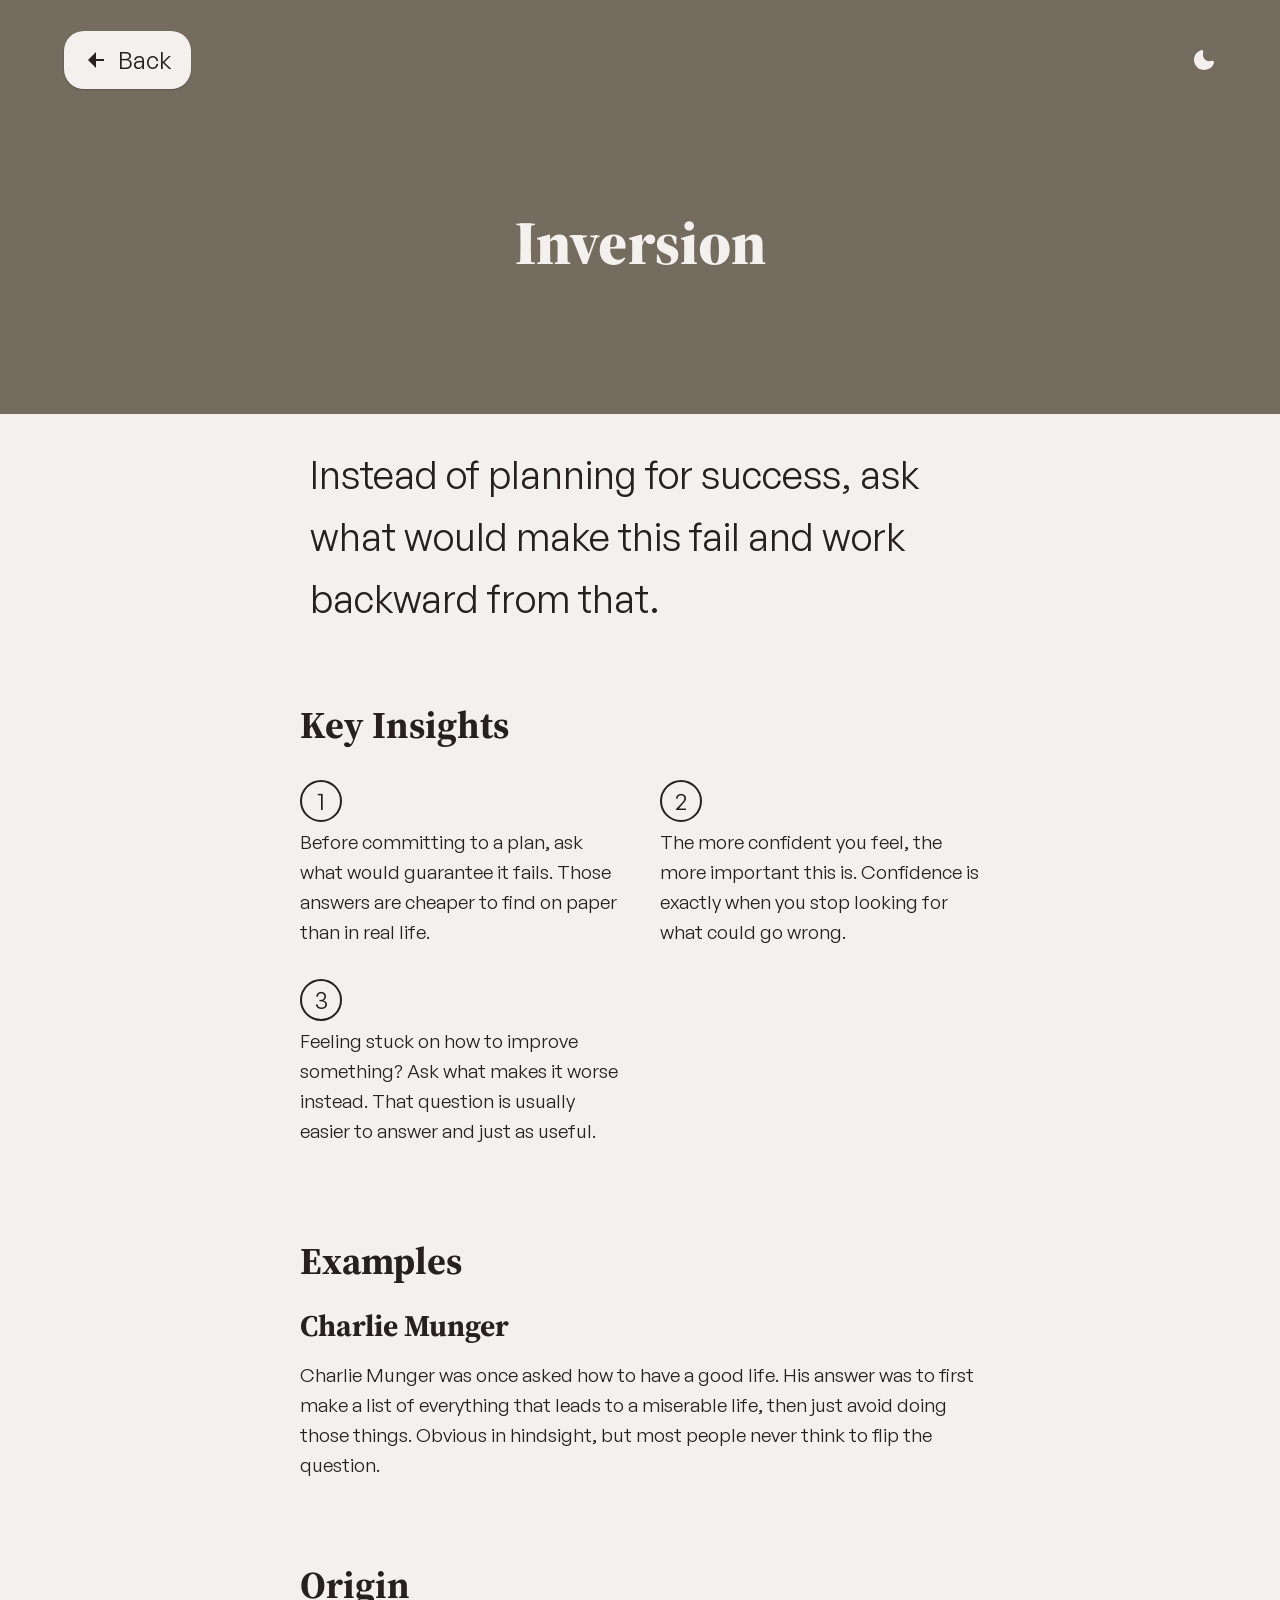
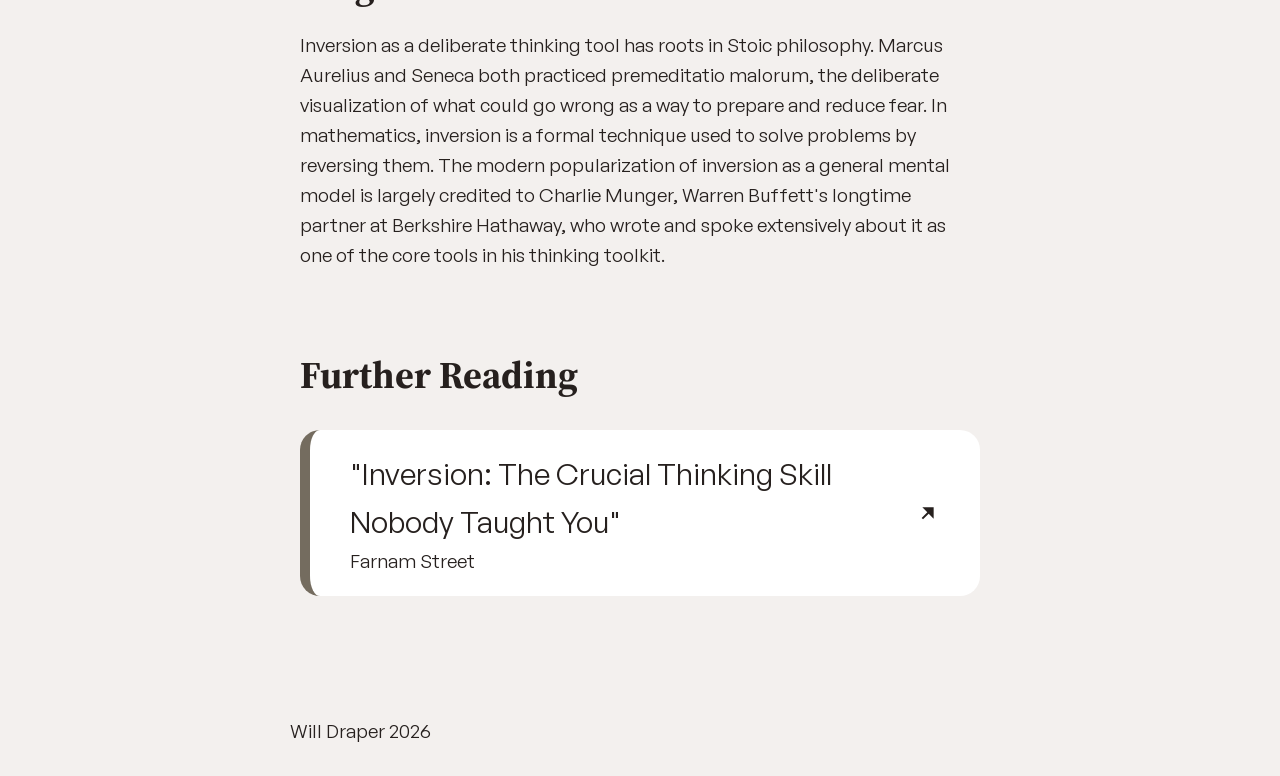
<file: models/inversion.html>
<!-- inversion.html -->

<!DOCTYPE html>
<html lang="en">

<head>
    <meta charset="UTF-8">
    <meta name="viewport" content="width=device-width, initial-scale=1.0">
    <title>Inversion</title>

    <!-- FONTS -->
    <link rel="preconnect" href="https://fonts.googleapis.com">
    <link rel="preconnect" href="https://fonts.gstatic.com" crossorigin>
    <link href="https://fonts.googleapis.com/css2?family=Source+Serif+4:ital,opsz,wght@0,8..60,200..900;1,8..60,200..900&display=swap" rel="stylesheet">

    <link rel="stylesheet" href="../css/model-style.css">
    <link rel="stylesheet" href="../css/style.css">
    <link rel="stylesheet" href="../css/responsive.css">

</head>

<body>

    <!-- ===================================
    HEADER
    =================================== -->

    <header class="header" style="--card-bg: #746C5F">

        <div class="header_nav">
            <div class="nav">
                <div class="nav_container">
                    <div class="nav_container_content">
                        <div class="content_button-container">
                            <a href="../index.html" class="back-button">
                                <img class="icons" src="../assets/left-arrow-black.svg" alt="back to">
                                <div class="b2">Back</div>
                            </a>
                        </div>

                        <div class="content_mode-container">
                            <img class="icon" src="../assets/dark-mode-white.svg" alt="dark mode">
                        </div>

                    </div>
                </div>
            </div>
            <div class="header-content">
                <h1>
                    Inversion
                </h1>
            </div>
        </div>

        <div class="header-content"></div>

    </header>

    <!-- ===================================
    CONTENT
    =================================== -->

    <main class="content">

        <div class="content_text">

            <!-- ===================================
            CORE IDEA
            =================================== -->

            <div class="text_core-idea">
                <div class="core-idea_text">
                    <article class="b1-big">
                        Instead of planning for success, ask what would make this fail and work backward from that.
                    </article>
                </div>
            </div>

            <!-- ===================================
            KEY INSIGHTS
            =================================== -->

            <div class="text_key-insights">
                <div class="key-insights_header section-heading">
                    Key Insights
                </div>
                <div class="key-insights_container">

                    <!-- GROUP 1/2 -->
                    <div class="container_group">

                        <!-- INSIGHT 1 -->
                        <div class="group_insight">
                            <div class="insight_number-container">
                                <article class="b2">1</article>
                            </div>
                            <article class="insight_description b3">
                                Before committing to a plan, ask what would guarantee it fails. Those answers are cheaper to find on paper than in real life.
                            </article>
                        </div>

                        <!-- INSIGHT 2 -->
                        <div class="group_insight">
                            <div class="insight_number-container">
                                <article class="b2">2</article>
                            </div>
                            <article class="insight_description b3">
                                The more confident you feel, the more important this is. Confidence is exactly when you stop looking for what could go wrong.
                            </article>
                        </div>

                    </div>

                    <!-- GROUP 2/2 -->
                    <div class="container_group">

                        <!-- INSIGHT 3 -->
                        <div class="group_insight">
                            <div class="insight_number-container">
                                <article class="b2">3</article>
                            </div>
                            <article class="insight_description b3">
                                Feeling stuck on how to improve something? Ask what makes it worse instead. That question is usually easier to answer and just as useful.
                            </article>
                        </div>

                        <!-- EMPTY SLOT -->
                        <div class="group_insight"></div>

                    </div>
                </div>
            </div>

            <!-- ===================================
            EXAMPLES
            =================================== -->

            <div class="text_examples">
                <article class="section-heading">
                    Examples
                </article>
                <div class="examples_group">

                    <div class="example">
                        <h2 class="example-heading">Charlie Munger</h2>
                        <article class="b3">
                            Charlie Munger was once asked how to have a good life. His answer was to first make a list of everything that leads to a miserable life, then just avoid doing those things. Obvious in hindsight, but most people never think to flip the question.
                        </article>
                    </div>

                </div>
            </div>

            <!-- ===================================
            ORIGIN
            =================================== -->

            <div class="text_origin">
                <article class="section-heading">
                    Origin
                </article>
                <article class="b3">
                    Inversion as a deliberate thinking tool has roots in Stoic philosophy. Marcus Aurelius and Seneca both practiced premeditatio malorum, the deliberate visualization of what could go wrong as a way to prepare and reduce fear. In mathematics, inversion is a formal technique used to solve problems by reversing them. The modern popularization of inversion as a general mental model is largely credited to Charlie Munger, Warren Buffett's longtime partner at Berkshire Hathaway, who wrote and spoke extensively about it as one of the core tools in his thinking toolkit.
                </article>
            </div>

        </div>

        <!-- ===================================
        FURTHER READING
        =================================== -->

        <div class="content_further-reading">

            <div class="further-reading_container">
                <article class="section-heading">
                    Further Reading
                </article>
            </div>

            <div class="further-reading_content">

                <div class="further-reading">
                    <a href="https://fs.blog/inversion/" target="_blank" style="text-decoration: none; color: inherit; align-self: stretch;">
                        <div class="source" style="--source-accent: #746C5F;">
                            <div class="source_text">
                                <article class="text_header b1">
                                    "Inversion: The Crucial Thinking Skill Nobody Taught You"
                                </article>
                                <article class="b3">
                                    Farnam Street
                                </article>
                            </div>
                            <img src="../assets/45-arrow-black.svg" alt="link to new tab">
                        </div>
                    </a>
                </div>

            </div>

        </div>
        
        <!-- ===================================
        FOOTER
        =================================== -->

        <footer class="footer">
            <article class="b3">
                <a href="https://www.willdraper.me/" target="_blank" style="color: inherit; text-decoration: none;">
                    Will Draper 2026
                </a>
            </article>
        </footer>

</body>

<script>
    // Restore preference on page load
    if (localStorage.getItem('theme') === 'dark') {
        document.documentElement.setAttribute('data-theme', 'dark');
        document.querySelector('.content_mode-container img').src = '../assets/light-mode-white.svg';
        document.querySelectorAll('img[src*="left-arrow-black"]').forEach(el => el.src = el.src.replace('left-arrow-black.svg', 'left-arrow-white.svg'));
        document.querySelectorAll('img[src*="45-arrow-black"]').forEach(el => el.src = el.src.replace('45-arrow-black.svg', '45-arrow-white.svg'));
    }

    const toggleBtn = document.querySelector('.content_mode-container img');

    toggleBtn.addEventListener('click', function () {
        const isDark = document.documentElement.getAttribute('data-theme') === 'dark';

        if (isDark) {
            document.documentElement.removeAttribute('data-theme');
            localStorage.setItem('theme', 'light');
            this.src = this.src.replace('light-mode-white.svg', 'dark-mode-white.svg');
            document.querySelectorAll('img[src*="45-arrow-white"]').forEach(el => el.src = el.src.replace('45-arrow-white.svg', '45-arrow-black.svg'));
            document.querySelectorAll('img[src*="left-arrow-white"]').forEach(el => el.src = el.src.replace('left-arrow-white.svg', 'left-arrow-black.svg'));
        } else {
            document.documentElement.setAttribute('data-theme', 'dark');
            localStorage.setItem('theme', 'dark');
            this.src = this.src.replace('dark-mode-white.svg', 'light-mode-white.svg');
            document.querySelectorAll('img[src*="45-arrow-black"]').forEach(el => el.src = el.src.replace('45-arrow-black.svg', '45-arrow-white.svg'));
            document.querySelectorAll('img[src*="left-arrow-black"]').forEach(el => el.src = el.src.replace('left-arrow-black.svg', 'left-arrow-white.svg'));
        }
    });

    // Subtle hover enlarge
    document.querySelectorAll('.source').forEach(el => {
        el.style.transition = 'transform 0.2s ease';
        el.addEventListener('mouseenter', () => el.style.transform = 'scale(1.01)');
        el.addEventListener('mouseleave', () => el.style.transform = 'scale(1)');
    });
</script>

</main>

</html>
</file>
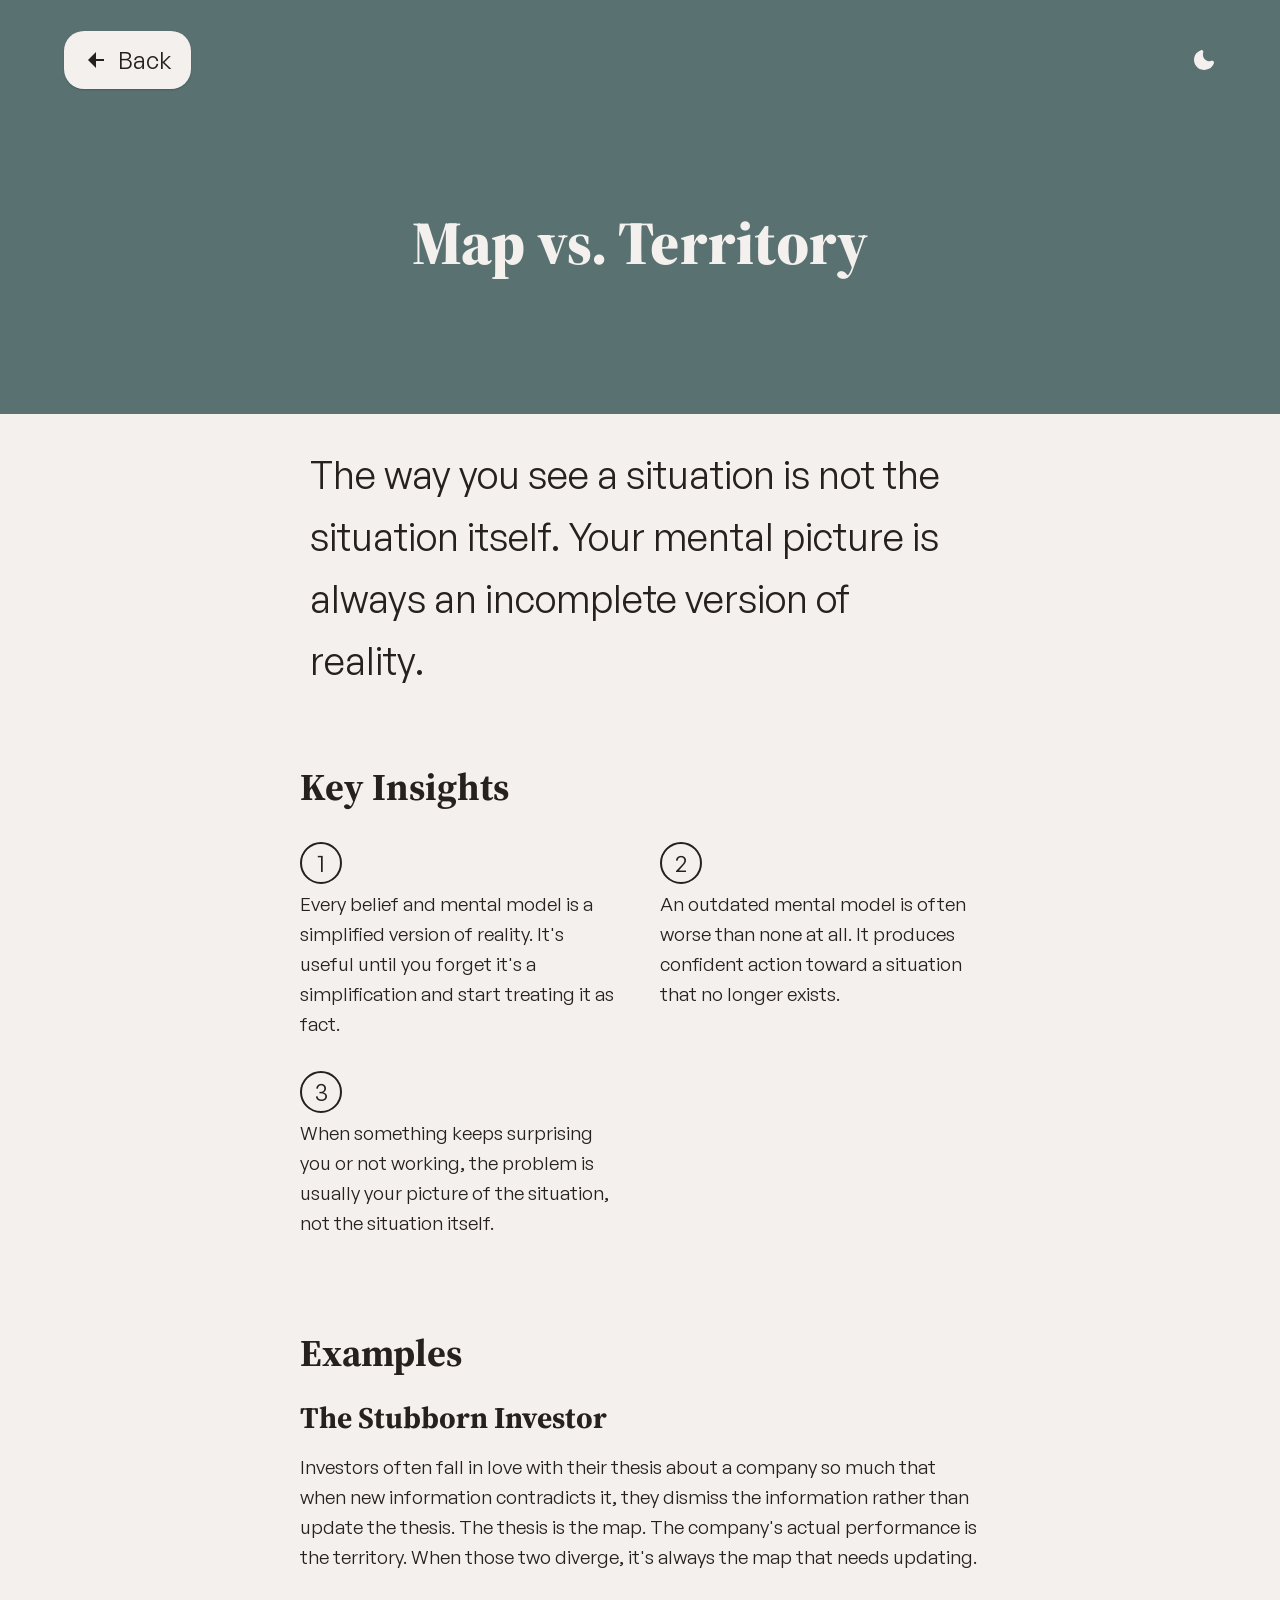
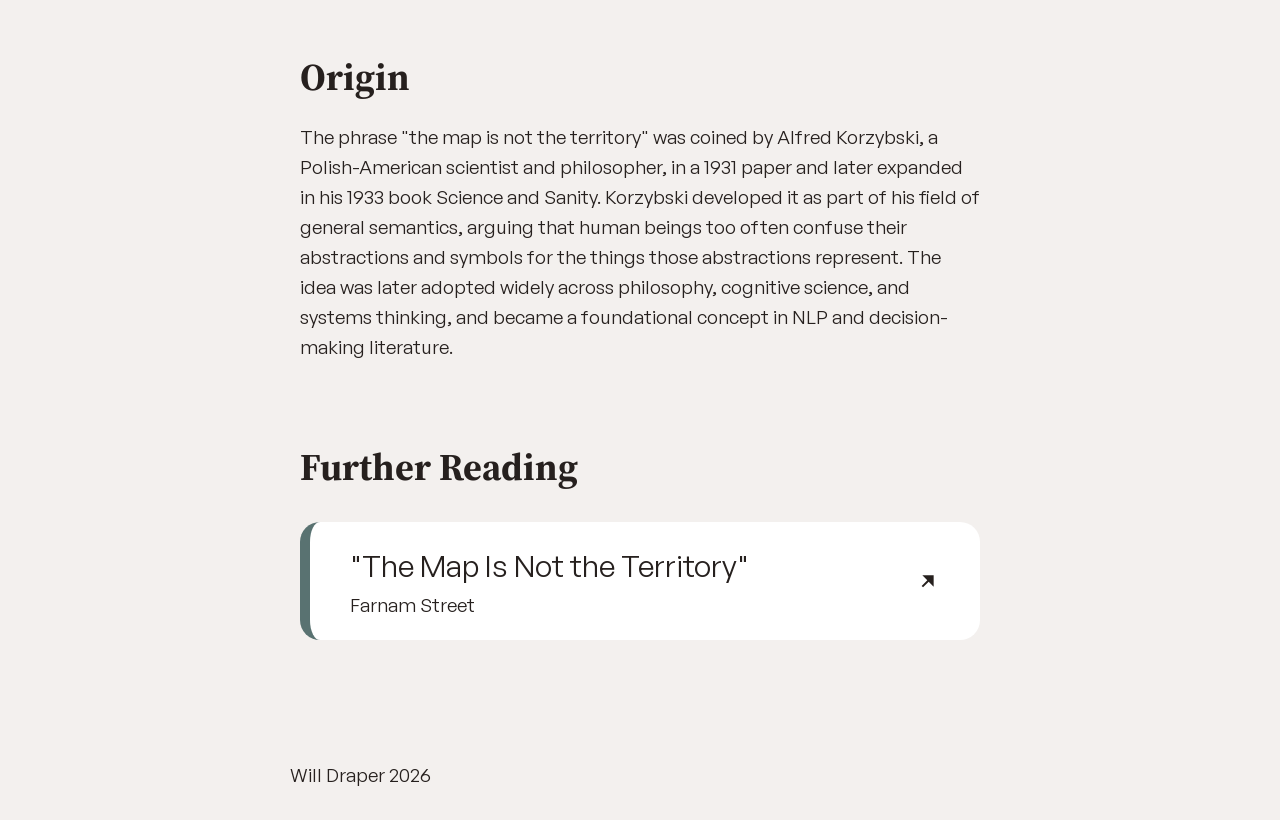
<file: models/map-territory.html>
<!-- map-territory.html -->

<!DOCTYPE html>
<html lang="en">

<head>
    <meta charset="UTF-8">
    <meta name="viewport" content="width=device-width, initial-scale=1.0">
    <title>Map vs. Territory</title>

    <!-- FONTS -->
    <link rel="preconnect" href="https://fonts.googleapis.com">
    <link rel="preconnect" href="https://fonts.gstatic.com" crossorigin>
    <link href="https://fonts.googleapis.com/css2?family=Source+Serif+4:ital,opsz,wght@0,8..60,200..900;1,8..60,200..900&display=swap" rel="stylesheet">

    <link rel="stylesheet" href="../css/model-style.css">
    <link rel="stylesheet" href="../css/style.css">
    <link rel="stylesheet" href="../css/responsive.css">

</head>

<body>

    <!-- ===================================
    HEADER
    =================================== -->

    <header class="header" style="--card-bg: #597271">

        <div class="header_nav">
            <div class="nav">
                <div class="nav_container">
                    <div class="nav_container_content">
                        <div class="content_button-container">
                            <a href="../index.html" class="back-button">
                                <img class="icons" src="../assets/left-arrow-black.svg" alt="back to">
                                <div class="b2">Back</div>
                            </a>
                        </div>

                        <div class="content_mode-container">
                            <img class="icon" src="../assets/dark-mode-white.svg" alt="dark mode">
                        </div>

                    </div>
                </div>
            </div>
            <div class="header-content">
                <h1>
                    Map vs. Territory
                </h1>
            </div>
        </div>

        <div class="header-content"></div>

    </header>

    <!-- ===================================
    CONTENT
    =================================== -->

    <main class="content">

        <div class="content_text">

            <!-- ===================================
            CORE IDEA
            =================================== -->

            <div class="text_core-idea">
                <div class="core-idea_text">
                    <article class="b1-big">
                        The way you see a situation is not the situation itself. Your mental picture is always an incomplete version of reality.
                    </article>
                </div>
            </div>

            <!-- ===================================
            KEY INSIGHTS
            =================================== -->

            <div class="text_key-insights">
                <div class="key-insights_header section-heading">
                    Key Insights
                </div>
                <div class="key-insights_container">

                    <!-- GROUP 1/2 -->
                    <div class="container_group">

                        <!-- INSIGHT 1 -->
                        <div class="group_insight">
                            <div class="insight_number-container">
                                <article class="b2">1</article>
                            </div>
                            <article class="insight_description b3">
                                Every belief and mental model is a simplified version of reality. It's useful until you forget it's a simplification and start treating it as fact.
                            </article>
                        </div>

                        <!-- INSIGHT 2 -->
                        <div class="group_insight">
                            <div class="insight_number-container">
                                <article class="b2">2</article>
                            </div>
                            <article class="insight_description b3">
                                An outdated mental model is often worse than none at all. It produces confident action toward a situation that no longer exists.
                            </article>
                        </div>

                    </div>

                    <!-- GROUP 2/2 -->
                    <div class="container_group">

                        <!-- INSIGHT 3 -->
                        <div class="group_insight">
                            <div class="insight_number-container">
                                <article class="b2">3</article>
                            </div>
                            <article class="insight_description b3">
                                When something keeps surprising you or not working, the problem is usually your picture of the situation, not the situation itself.
                            </article>
                        </div>

                        <!-- EMPTY SLOT -->
                        <div class="group_insight"></div>

                    </div>
                </div>
            </div>

            <!-- ===================================
            EXAMPLES
            =================================== -->

            <div class="text_examples">
                <article class="section-heading">
                    Examples
                </article>
                <div class="examples_group">

                    <div class="example">
                        <h2 class="example-heading">The Stubborn Investor</h4>
                        <article class="b3">
                            Investors often fall in love with their thesis about a company so much that when new information contradicts it, they dismiss the information rather than update the thesis. The thesis is the map. The company's actual performance is the territory. When those two diverge, it's always the map that needs updating.
                        </article>
                    </div>

                </div>
            </div>

            <!-- ===================================
            ORIGIN
            =================================== -->

            <div class="text_origin">
                <article class="section-heading">
                    Origin
                </article>
                <article class="b3">
                    The phrase "the map is not the territory" was coined by Alfred Korzybski, a Polish-American scientist and philosopher, in a 1931 paper and later expanded in his 1933 book Science and Sanity. Korzybski developed it as part of his field of general semantics, arguing that human beings too often confuse their abstractions and symbols for the things those abstractions represent. The idea was later adopted widely across philosophy, cognitive science, and systems thinking, and became a foundational concept in NLP and decision-making literature.
                </article>
            </div>

        </div>

        <!-- ===================================
        FURTHER READING
        =================================== -->

        <div class="content_further-reading">

            <div class="further-reading_container">
                <article class="section-heading">
                    Further Reading
                </article>
            </div>

            <div class="further-reading_content">

                <div class="further-reading">
                    <a href="https://fs.blog/map-and-territory/" target="_blank" style="text-decoration: none; color: inherit; align-self: stretch;">
                        <div class="source" style="--source-accent: #597271;">
                            <div class="source_text">
                                <article class="text_header b1">
                                    "The Map Is Not the Territory"
                                </article>
                                <article class="b3">
                                    Farnam Street
                                </article>
                            </div>
                            <img src="../assets/45-arrow-black.svg" alt="link to new tab">
                        </div>
                    </a>
                </div>

            </div>

        </div>
    
        <!-- ===================================
        FOOTER
        =================================== -->

        <footer class="footer">
            <article class="b3">
                <a href="https://www.willdraper.me/" target="_blank" style="color: inherit; text-decoration: none;">
                    Will Draper 2026
                </a>
            </article>
        </footer>

</body>

<script>
    // Restore preference on page load
    if (localStorage.getItem('theme') === 'dark') {
        document.documentElement.setAttribute('data-theme', 'dark');
        document.querySelector('.content_mode-container img').src = '../assets/light-mode-white.svg';
        document.querySelectorAll('img[src*="left-arrow-black"]').forEach(el => el.src = el.src.replace('left-arrow-black.svg', 'left-arrow-white.svg'));
        document.querySelectorAll('img[src*="45-arrow-black"]').forEach(el => el.src = el.src.replace('45-arrow-black.svg', '45-arrow-white.svg'));
    }

    const toggleBtn = document.querySelector('.content_mode-container img');

    toggleBtn.addEventListener('click', function () {
        const isDark = document.documentElement.getAttribute('data-theme') === 'dark';

        if (isDark) {
            document.documentElement.removeAttribute('data-theme');
            localStorage.setItem('theme', 'light');
            this.src = this.src.replace('light-mode-white.svg', 'dark-mode-white.svg');
            document.querySelectorAll('img[src*="45-arrow-white"]').forEach(el => el.src = el.src.replace('45-arrow-white.svg', '45-arrow-black.svg'));
            document.querySelectorAll('img[src*="left-arrow-white"]').forEach(el => el.src = el.src.replace('left-arrow-white.svg', 'left-arrow-black.svg'));
        } else {
            document.documentElement.setAttribute('data-theme', 'dark');
            localStorage.setItem('theme', 'dark');
            this.src = this.src.replace('dark-mode-white.svg', 'light-mode-white.svg');
            document.querySelectorAll('img[src*="45-arrow-black"]').forEach(el => el.src = el.src.replace('45-arrow-black.svg', '45-arrow-white.svg'));
            document.querySelectorAll('img[src*="left-arrow-black"]').forEach(el => el.src = el.src.replace('left-arrow-black.svg', 'left-arrow-white.svg'));
        }
    });

    // Subtle hover enlarge
    document.querySelectorAll('.source').forEach(el => {
        el.style.transition = 'transform 0.2s ease';
        el.addEventListener('mouseenter', () => el.style.transform = 'scale(1.01)');
        el.addEventListener('mouseleave', () => el.style.transform = 'scale(1)');
    });
</script>

</main>

</html>
</file>
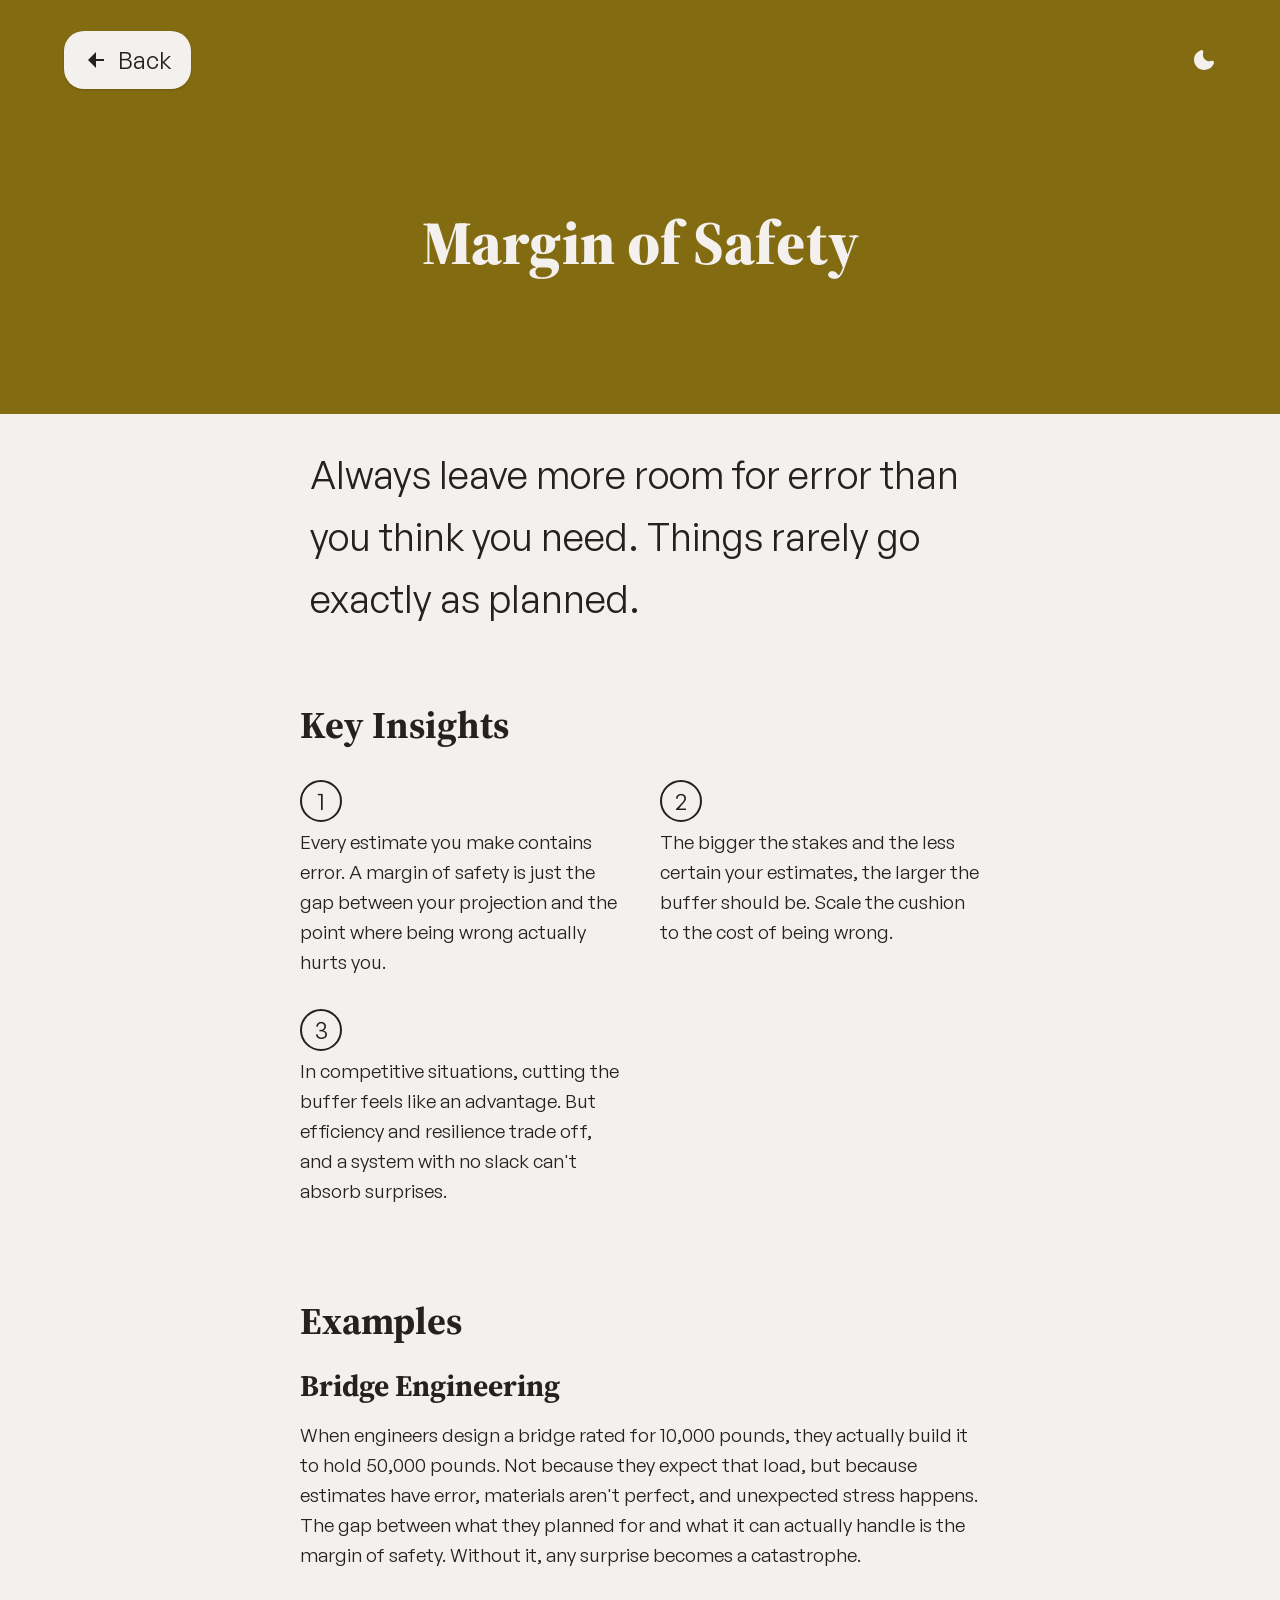
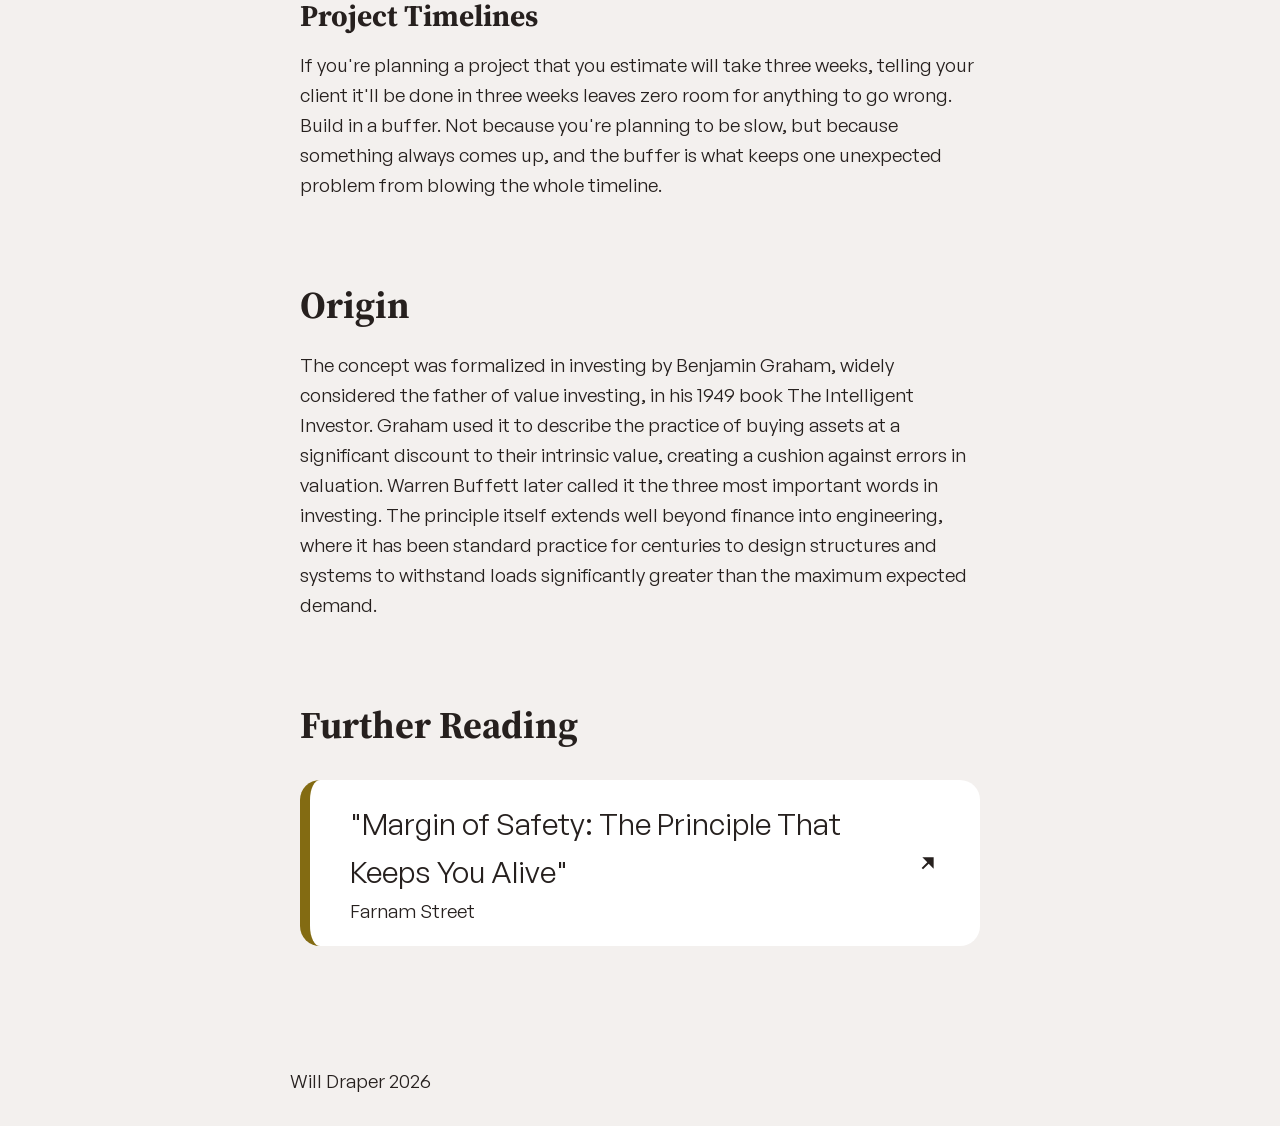
<file: models/margin-of-saftey.html>
<!-- margin-of-safety.html -->

<!DOCTYPE html>
<html lang="en">

<head>
    <meta charset="UTF-8">
    <meta name="viewport" content="width=device-width, initial-scale=1.0">
    <title>Margin of Safety</title>

    <!-- FONTS -->
    <link rel="preconnect" href="https://fonts.googleapis.com">
    <link rel="preconnect" href="https://fonts.gstatic.com" crossorigin>
    <link href="https://fonts.googleapis.com/css2?family=Source+Serif+4:ital,opsz,wght@0,8..60,200..900;1,8..60,200..900&display=swap" rel="stylesheet">

    <link rel="stylesheet" href="../css/model-style.css">
    <link rel="stylesheet" href="../css/style.css">
    <link rel="stylesheet" href="../css/responsive.css">

</head>

<body>

    <!-- ===================================
    HEADER
    =================================== -->

    <header class="header" style="--card-bg: #836B12">

        <div class="header_nav">
            <div class="nav">
                <div class="nav_container">
                    <div class="nav_container_content">
                        <div class="content_button-container">
                            <a href="../index.html" class="back-button">
                                <img class="icons" src="../assets/left-arrow-black.svg" alt="back to">
                                <div class="b2">Back</div>
                            </a>
                        </div>

                        <div class="content_mode-container">
                            <img class="icon" src="../assets/dark-mode-white.svg" alt="dark mode">
                        </div>

                    </div>
                </div>
            </div>
            <div class="header-content">
                <h1>
                    Margin of Safety
                </h1>
            </div>
        </div>

        <div class="header-content"></div>

    </header>

    <!-- ===================================
    CONTENT
    =================================== -->

    <main class="content">

        <div class="content_text">

            <!-- ===================================
            CORE IDEA
            =================================== -->

            <div class="text_core-idea">
                <div class="core-idea_text">
                    <article class="b1-big">
                        Always leave more room for error than you think you need. Things rarely go exactly as planned.
                    </article>
                </div>
            </div>

            <!-- ===================================
            KEY INSIGHTS
            =================================== -->

            <div class="text_key-insights">
                <div class="key-insights_header section-heading">
                    Key Insights
                </div>
                <div class="key-insights_container">

                    <!-- GROUP 1/2 -->
                    <div class="container_group">

                        <!-- INSIGHT 1 -->
                        <div class="group_insight">
                            <div class="insight_number-container">
                                <article class="b2">1</article>
                            </div>
                            <article class="insight_description b3">
                                Every estimate you make contains error. A margin of safety is just the gap between your projection and the point where being wrong actually hurts you.
                            </article>
                        </div>

                        <!-- INSIGHT 2 -->
                        <div class="group_insight">
                            <div class="insight_number-container">
                                <article class="b2">2</article>
                            </div>
                            <article class="insight_description b3">
                                The bigger the stakes and the less certain your estimates, the larger the buffer should be. Scale the cushion to the cost of being wrong.
                            </article>
                        </div>

                    </div>

                    <!-- GROUP 2/2 -->
                    <div class="container_group">

                        <!-- INSIGHT 3 -->
                        <div class="group_insight">
                            <div class="insight_number-container">
                                <article class="b2">3</article>
                            </div>
                            <article class="insight_description b3">
                                In competitive situations, cutting the buffer feels like an advantage. But efficiency and resilience trade off, and a system with no slack can't absorb surprises.
                            </article>
                        </div>

                        <!-- EMPTY SLOT -->
                        <div class="group_insight"></div>

                    </div>
                </div>
            </div>

            <!-- ===================================
            EXAMPLES
            =================================== -->

            <div class="text_examples">
                <article class="section-heading">
                    Examples
                </article>
                <div class="examples_group">

                    <div class="example">
                        <h2 class="example-heading">Bridge Engineering</h4>
                        <article class="b3">
                            When engineers design a bridge rated for 10,000 pounds, they actually build it to hold 50,000 pounds. Not because they expect that load, but because estimates have error, materials aren't perfect, and unexpected stress happens. The gap between what they planned for and what it can actually handle is the margin of safety. Without it, any surprise becomes a catastrophe.
                        </article>
                    </div>

                    <div class="example">
                        <h2 class="example-heading">Project Timelines</h4>
                        <article class="b3">
                            If you're planning a project that you estimate will take three weeks, telling your client it'll be done in three weeks leaves zero room for anything to go wrong. Build in a buffer. Not because you're planning to be slow, but because something always comes up, and the buffer is what keeps one unexpected problem from blowing the whole timeline.
                        </article>
                    </div>

                </div>
            </div>

            <!-- ===================================
            ORIGIN
            =================================== -->

            <div class="text_origin">
                <article class="section-heading">
                    Origin
                </article>
                <article class="b3">
                    The concept was formalized in investing by Benjamin Graham, widely considered the father of value investing, in his 1949 book The Intelligent Investor. Graham used it to describe the practice of buying assets at a significant discount to their intrinsic value, creating a cushion against errors in valuation. Warren Buffett later called it the three most important words in investing. The principle itself extends well beyond finance into engineering, where it has been standard practice for centuries to design structures and systems to withstand loads significantly greater than the maximum expected demand.
                </article>
            </div>

        </div>

        <!-- ===================================
        FURTHER READING
        =================================== -->

        <div class="content_further-reading">

            <div class="further-reading_container">
                <article class="section-heading">
                    Further Reading
                </article>
            </div>

            <div class="further-reading_content">

                <div class="further-reading">
                    <a href="https://fs.blog/margin-of-safety/" target="_blank" style="text-decoration: none; color: inherit; align-self: stretch;">
                        <div class="source" style="--source-accent: #836B12;">
                            <div class="source_text">
                                <article class="text_header b1">
                                    "Margin of Safety: The Principle That Keeps You Alive"
                                </article>
                                <article class="b3">
                                    Farnam Street
                                </article>
                            </div>
                            <img src="../assets/45-arrow-black.svg" alt="link to new tab">
                        </div>
                    </a>
                </div>

            </div>

        </div>
    

        <!-- ===================================
        FOOTER
        =================================== -->

        <footer class="footer">
            <article class="b3">
                <a href="https://www.willdraper.me/" target="_blank" style="color: inherit; text-decoration: none;">
                    Will Draper 2026
                </a>
            </article>
        </footer>

</body>

<script>
    // Restore preference on page load
    if (localStorage.getItem('theme') === 'dark') {
        document.documentElement.setAttribute('data-theme', 'dark');
        document.querySelector('.content_mode-container img').src = '../assets/light-mode-white.svg';
        document.querySelectorAll('img[src*="left-arrow-black"]').forEach(el => el.src = el.src.replace('left-arrow-black.svg', 'left-arrow-white.svg'));
        document.querySelectorAll('img[src*="45-arrow-black"]').forEach(el => el.src = el.src.replace('45-arrow-black.svg', '45-arrow-white.svg'));
    }

    const toggleBtn = document.querySelector('.content_mode-container img');

    toggleBtn.addEventListener('click', function () {
        const isDark = document.documentElement.getAttribute('data-theme') === 'dark';

        if (isDark) {
            document.documentElement.removeAttribute('data-theme');
            localStorage.setItem('theme', 'light');
            this.src = this.src.replace('light-mode-white.svg', 'dark-mode-white.svg');
            document.querySelectorAll('img[src*="45-arrow-white"]').forEach(el => el.src = el.src.replace('45-arrow-white.svg', '45-arrow-black.svg'));
            document.querySelectorAll('img[src*="left-arrow-white"]').forEach(el => el.src = el.src.replace('left-arrow-white.svg', 'left-arrow-black.svg'));
        } else {
            document.documentElement.setAttribute('data-theme', 'dark');
            localStorage.setItem('theme', 'dark');
            this.src = this.src.replace('dark-mode-white.svg', 'light-mode-white.svg');
            document.querySelectorAll('img[src*="45-arrow-black"]').forEach(el => el.src = el.src.replace('45-arrow-black.svg', '45-arrow-white.svg'));
            document.querySelectorAll('img[src*="left-arrow-black"]').forEach(el => el.src = el.src.replace('left-arrow-black.svg', 'left-arrow-white.svg'));
        }
    });

    // Subtle hover enlarge
    document.querySelectorAll('.source').forEach(el => {
        el.style.transition = 'transform 0.2s ease';
        el.addEventListener('mouseenter', () => el.style.transform = 'scale(1.01)');
        el.addEventListener('mouseleave', () => el.style.transform = 'scale(1)');
    });
</script>

</main>

</html>
</file>
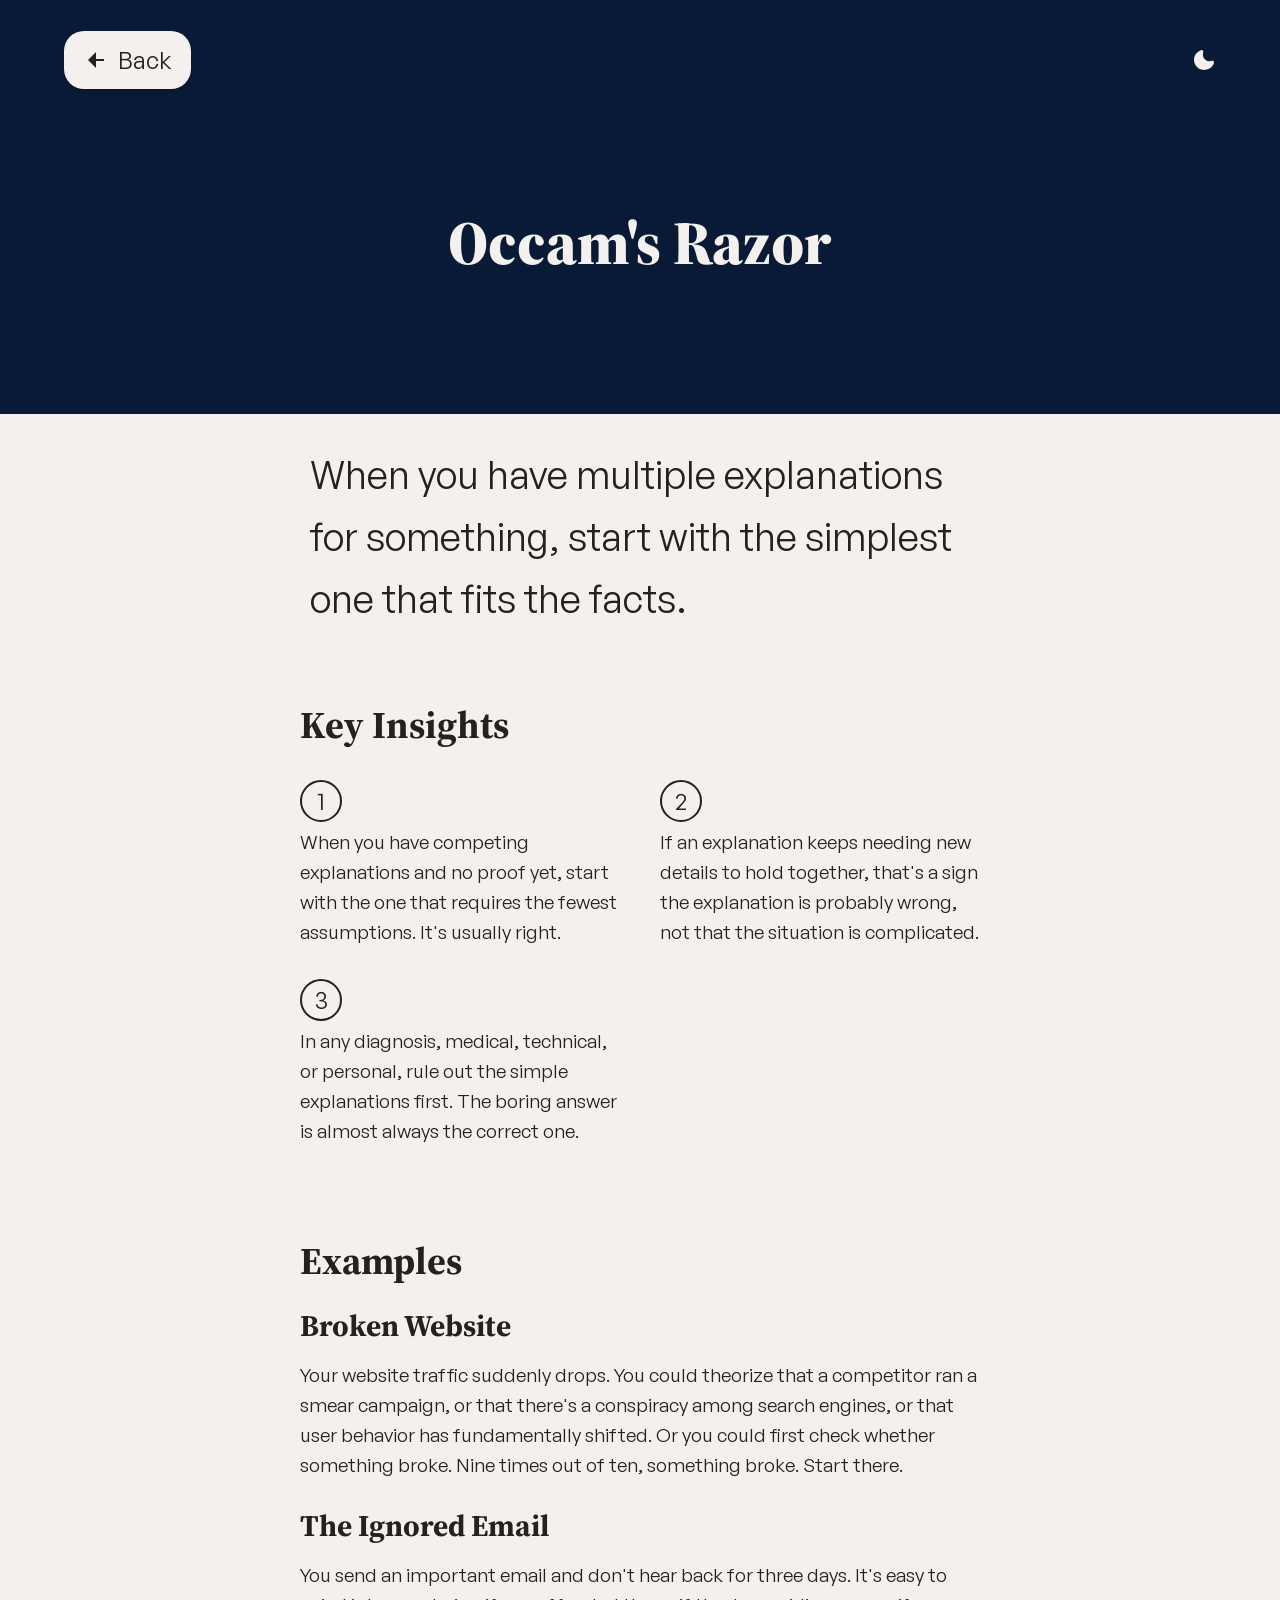
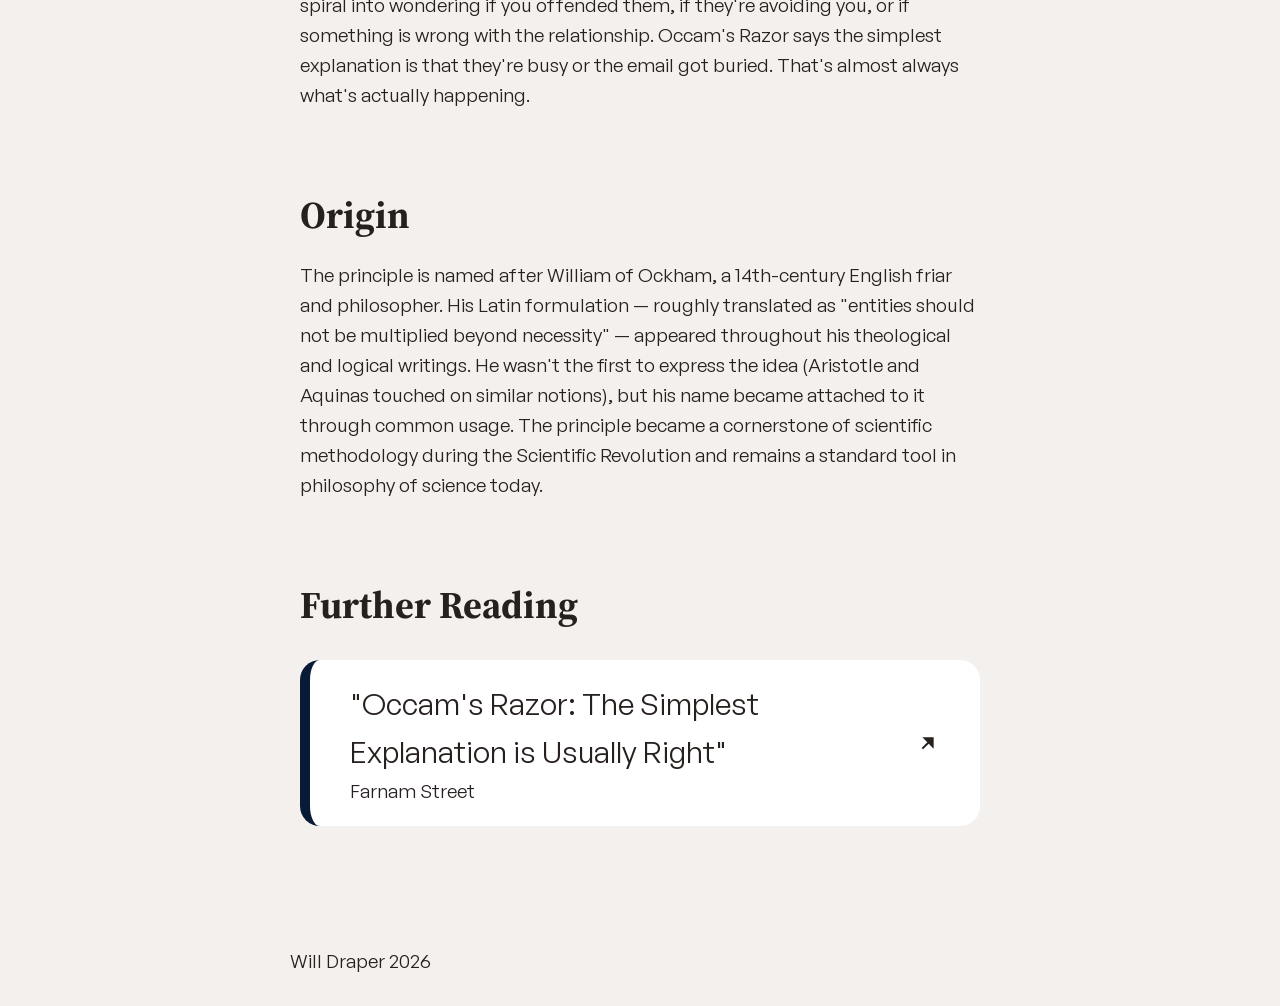
<file: models/occams-razor.html>
<!-- occams-razor.html -->

<!DOCTYPE html>
<html lang="en">

<head>
    <meta charset="UTF-8">
    <meta name="viewport" content="width=device-width, initial-scale=1.0">
    <title>Occam's Razor</title>

    <!-- FONTS -->
    <link rel="preconnect" href="https://fonts.googleapis.com">
    <link rel="preconnect" href="https://fonts.gstatic.com" crossorigin>
    <link href="https://fonts.googleapis.com/css2?family=Source+Serif+4:ital,opsz,wght@0,8..60,200..900;1,8..60,200..900&display=swap" rel="stylesheet">

    <link rel="stylesheet" href="../css/model-style.css">
    <link rel="stylesheet" href="../css/style.css">
    <link rel="stylesheet" href="../css/responsive.css">

</head>

<body>

    <!-- ===================================
    HEADER
    =================================== -->

    <header class="header" style="--card-bg: #091A36">

        <div class="header_nav">
            <div class="nav">
                <div class="nav_container">
                    <div class="nav_container_content">
                        <div class="content_button-container">
                            <a href="../index.html" class="back-button">
                                <img class="icons" src="../assets/left-arrow-black.svg" alt="back to">
                                <div class="b2">Back</div>
                            </a>
                        </div>

                        <div class="content_mode-container">
                            <img class="icon" src="../assets/dark-mode-white.svg" alt="dark mode">
                        </div>

                    </div>
                </div>
            </div>
            <div class="header-content">
                <h1>
                    Occam's Razor
                </h1>
            </div>
        </div>

        <div class="header-content"></div>

    </header>

    <!-- ===================================
    CONTENT
    =================================== -->

    <main class="content">

        <div class="content_text">

            <!-- ===================================
            CORE IDEA
            =================================== -->

            <div class="text_core-idea">
                <div class="core-idea_text">
                    <article class="b1-big">
                        When you have multiple explanations for something, start with the simplest one that fits the facts.
                    </article>
                </div>
            </div>

            <!-- ===================================
            KEY INSIGHTS
            =================================== -->

            <div class="text_key-insights">
                <div class="key-insights_header section-heading">
                    Key Insights
                </div>
                <div class="key-insights_container">

                    <!-- GROUP 1/2 -->
                    <div class="container_group">

                        <!-- INSIGHT 1 -->
                        <div class="group_insight">
                            <div class="insight_number-container">
                                <article class="b2">1</article>
                            </div>
                            <article class="insight_description b3">
                                When you have competing explanations and no proof yet, start with the one that requires the fewest assumptions. It's usually right.
                            </article>
                        </div>

                        <!-- INSIGHT 2 -->
                        <div class="group_insight">
                            <div class="insight_number-container">
                                <article class="b2">2</article>
                            </div>
                            <article class="insight_description b3">
                                If an explanation keeps needing new details to hold together, that's a sign the explanation is probably wrong, not that the situation is complicated.
                            </article>
                        </div>

                    </div>

                    <!-- GROUP 2/2 -->
                    <div class="container_group">

                        <!-- INSIGHT 3 -->
                        <div class="group_insight">
                            <div class="insight_number-container">
                                <article class="b2">3</article>
                            </div>
                            <article class="insight_description b3">
                                In any diagnosis, medical, technical, or personal, rule out the simple explanations first. The boring answer is almost always the correct one.
                            </article>
                        </div>

                        <!-- EMPTY SLOT -->
                        <div class="group_insight"></div>

                    </div>
                </div>
            </div>

            <!-- ===================================
            EXAMPLES
            =================================== -->

            <div class="text_examples">
                <article class="section-heading">
                    Examples
                </article>
                <div class="examples_group">

                    <div class="example">
                        <h2 class="example-heading">Broken Website</h2>
                        <article class="b3">
                            Your website traffic suddenly drops. You could theorize that a competitor ran a smear campaign, or that there's a conspiracy among search engines, or that user behavior has fundamentally shifted. Or you could first check whether something broke. Nine times out of ten, something broke. Start there.
                        </article>
                    </div>

                    <div class="example">
                        <h2 class="example-heading">The Ignored Email</h2>
                        <article class="b3">
                            You send an important email and don't hear back for three days. It's easy to spiral into wondering if you offended them, if they're avoiding you, or if something is wrong with the relationship. Occam's Razor says the simplest explanation is that they're busy or the email got buried. That's almost always what's actually happening.
                        </article>
                    </div>

                </div>
            </div>

            <!-- ===================================
            ORIGIN
            =================================== -->

            <div class="text_origin">
                <article class="section-heading">
                    Origin
                </article>
                <article class="b3">
                    The principle is named after William of Ockham, a 14th-century English friar and philosopher. His Latin formulation — roughly translated as "entities should not be multiplied beyond necessity" — appeared throughout his theological and logical writings. He wasn't the first to express the idea (Aristotle and Aquinas touched on similar notions), but his name became attached to it through common usage. The principle became a cornerstone of scientific methodology during the Scientific Revolution and remains a standard tool in philosophy of science today.
                </article>
            </div>

        </div>

        <!-- ===================================
        FURTHER READING
        =================================== -->

        <div class="content_further-reading">

            <div class="further-reading_container">
                <article class="section-heading">
                    Further Reading
                </article>
            </div>

            <div class="further-reading_content">

                <div class="further-reading">
                    <a href="https://fs.blog/occams-razor/" target="_blank" style="text-decoration: none; color: inherit; align-self: stretch;">
                        <div class="source" style="--source-accent: #091A36;">
                            <div class="source_text">
                                <article class="text_header b1">
                                    "Occam's Razor: The Simplest Explanation is Usually Right"
                                </article>
                                <article class="b3">
                                    Farnam Street
                                </article>
                            </div>
                            <img src="../assets/45-arrow-black.svg" alt="link to new tab">
                        </div>
                    </a>
                </div>

            </div>

        </div>

        <!-- ===================================
        FOOTER
        =================================== -->

        <footer class="footer">
            <article class="b3">
                <a href="https://www.willdraper.me/" target="_blank" style="color: inherit; text-decoration: none;">
                    Will Draper 2026
                </a>
            </article>
        </footer>

</body>

<script>
    // Restore preference on page load
    if (localStorage.getItem('theme') === 'dark') {
        document.documentElement.setAttribute('data-theme', 'dark');
        document.querySelector('.content_mode-container img').src = '../assets/light-mode-white.svg';
        document.querySelectorAll('img[src*="left-arrow-black"]').forEach(el => el.src = el.src.replace('left-arrow-black.svg', 'left-arrow-white.svg'));
        document.querySelectorAll('img[src*="45-arrow-black"]').forEach(el => el.src = el.src.replace('45-arrow-black.svg', '45-arrow-white.svg'));
    }

    const toggleBtn = document.querySelector('.content_mode-container img');

    toggleBtn.addEventListener('click', function () {
        const isDark = document.documentElement.getAttribute('data-theme') === 'dark';

        if (isDark) {
            document.documentElement.removeAttribute('data-theme');
            localStorage.setItem('theme', 'light');
            this.src = this.src.replace('light-mode-white.svg', 'dark-mode-white.svg');
            document.querySelectorAll('img[src*="45-arrow-white"]').forEach(el => el.src = el.src.replace('45-arrow-white.svg', '45-arrow-black.svg'));
            document.querySelectorAll('img[src*="left-arrow-white"]').forEach(el => el.src = el.src.replace('left-arrow-white.svg', 'left-arrow-black.svg'));
        } else {
            document.documentElement.setAttribute('data-theme', 'dark');
            localStorage.setItem('theme', 'dark');
            this.src = this.src.replace('dark-mode-white.svg', 'light-mode-white.svg');
            document.querySelectorAll('img[src*="45-arrow-black"]').forEach(el => el.src = el.src.replace('45-arrow-black.svg', '45-arrow-white.svg'));
            document.querySelectorAll('img[src*="left-arrow-black"]').forEach(el => el.src = el.src.replace('left-arrow-black.svg', 'left-arrow-white.svg'));
        }
    });

    // Subtle hover enlarge
    document.querySelectorAll('.source').forEach(el => {
        el.style.transition = 'transform 0.2s ease';
        el.addEventListener('mouseenter', () => el.style.transform = 'scale(1.01)');
        el.addEventListener('mouseleave', () => el.style.transform = 'scale(1)');
    });
</script>

</main>

</html>
</file>
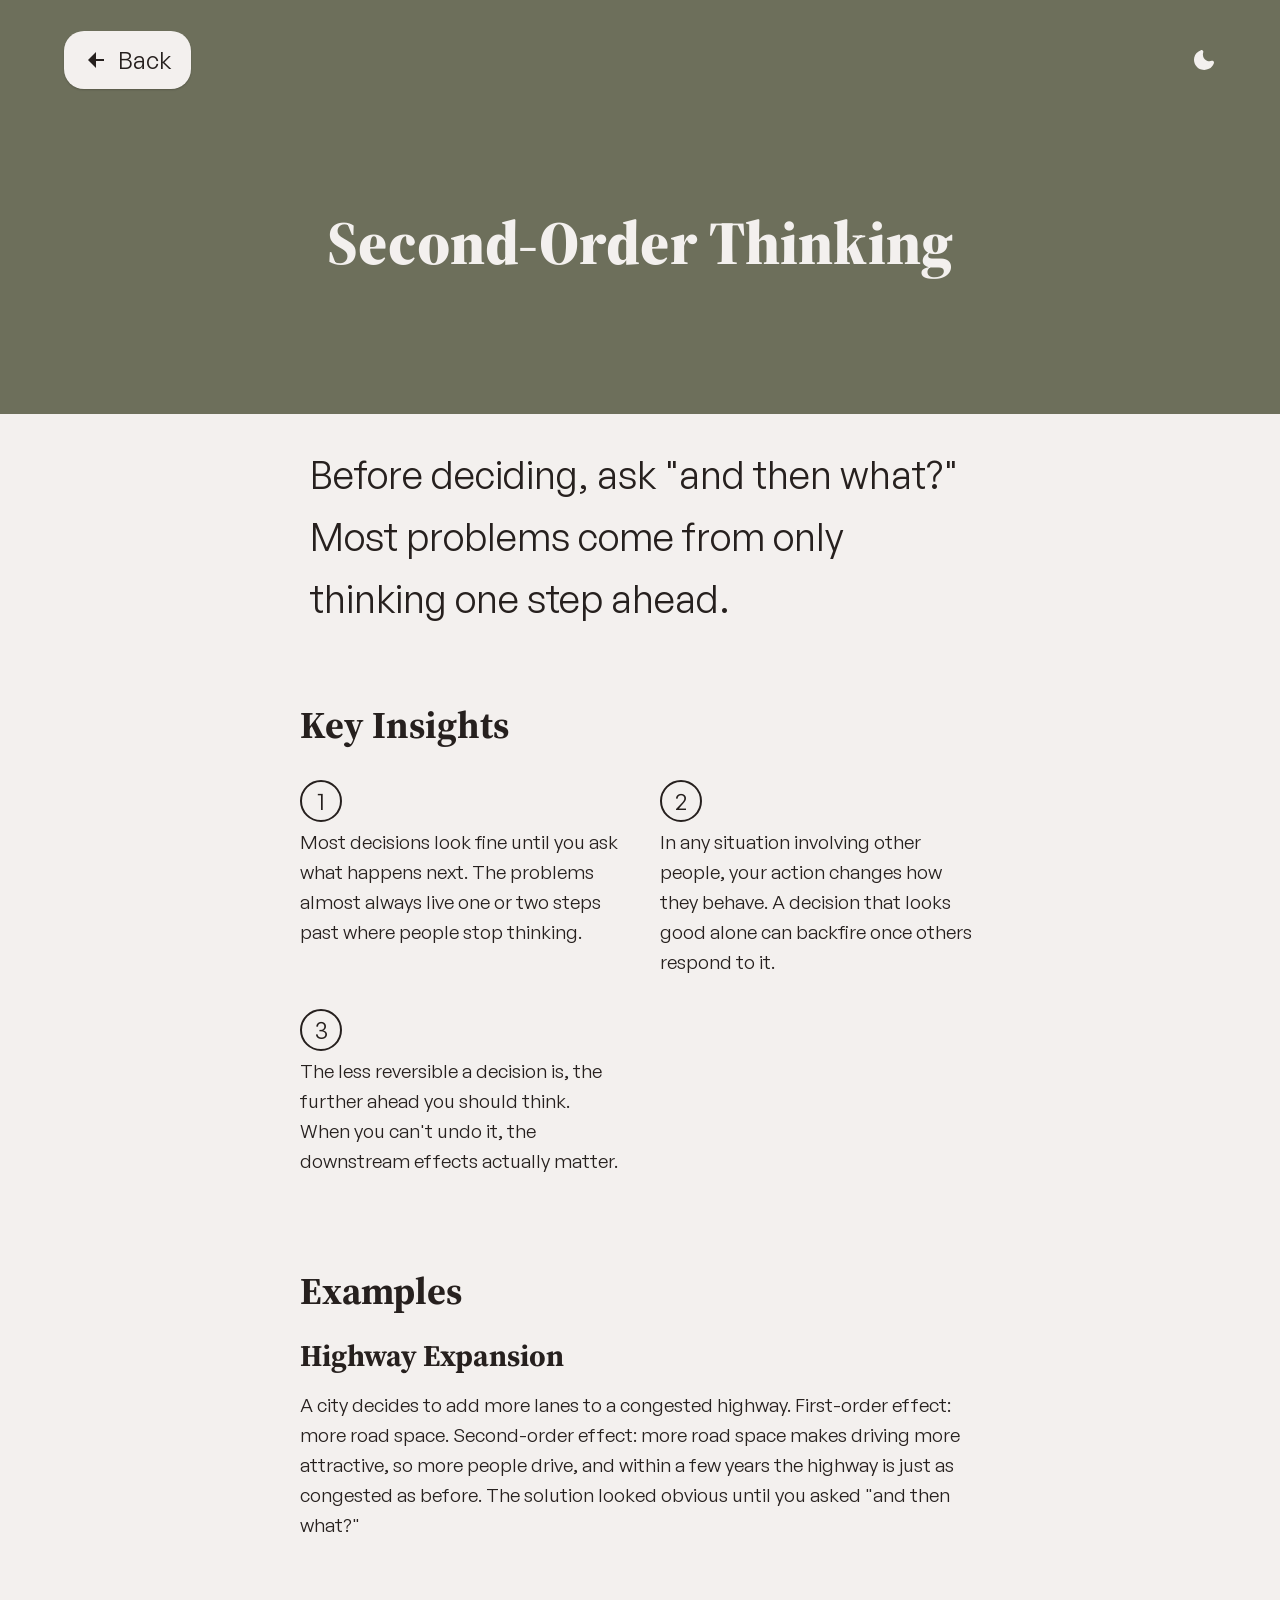
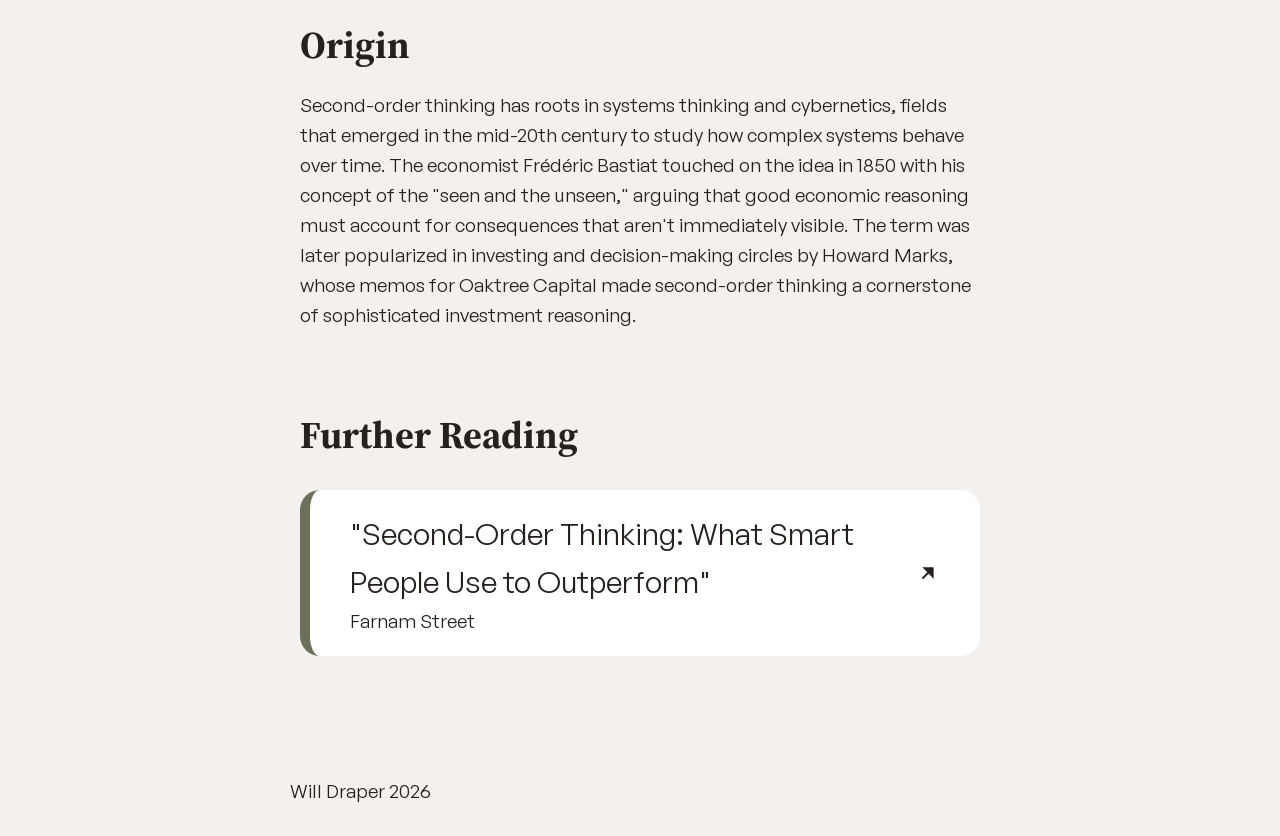
<file: models/second-order-thinking.html>
<!-- second-order-thinking.html -->

<!DOCTYPE html>
<html lang="en">

<head>
    <meta charset="UTF-8">
    <meta name="viewport" content="width=device-width, initial-scale=1.0">
    <title>Second-Order Thinking</title>

    <!-- FONTS -->
    <link rel="preconnect" href="https://fonts.googleapis.com">
    <link rel="preconnect" href="https://fonts.gstatic.com" crossorigin>
    <link href="https://fonts.googleapis.com/css2?family=Source+Serif+4:ital,opsz,wght@0,8..60,200..900;1,8..60,200..900&display=swap" rel="stylesheet">

    <link rel="stylesheet" href="../css/model-style.css">
    <link rel="stylesheet" href="../css/style.css">
    <link rel="stylesheet" href="../css/responsive.css">

</head>

<body>

    <!-- ===================================
    HEADER
    =================================== -->

    <header class="header" style="--card-bg: #6D6F5B">

        <div class="header_nav">
            <div class="nav">
                <div class="nav_container">
                    <div class="nav_container_content">
                        <div class="content_button-container">
                            <a href="../index.html" class="back-button">
                                <img class="icons" src="../assets/left-arrow-black.svg" alt="back to">
                                <div class="b2">Back</div>
                            </a>
                        </div>

                        <div class="content_mode-container">
                            <img class="icon" src="../assets/dark-mode-white.svg" alt="dark mode">
                        </div>

                    </div>
                </div>
            </div>
            <div class="header-content">
                <h1>
                    Second-Order Thinking
                </h1>
            </div>
        </div>

        <div class="header-content"></div>

    </header>

    <!-- ===================================
    CONTENT
    =================================== -->

    <main class="content">

        <div class="content_text">

            <!-- ===================================
            CORE IDEA
            =================================== -->

            <div class="text_core-idea">
                <div class="core-idea_text">
                    <article class="b1-big">
                        Before deciding, ask "and then what?" Most problems come from only thinking one step ahead.
                    </article>
                </div>
            </div>

            <!-- ===================================
            KEY INSIGHTS
            =================================== -->

            <div class="text_key-insights">
                <div class="key-insights_header section-heading">
                    Key Insights
                </div>
                <div class="key-insights_container">

                    <!-- GROUP 1/2 -->
                    <div class="container_group">

                        <!-- INSIGHT 1 -->
                        <div class="group_insight">
                            <div class="insight_number-container">
                                <article class="b2">1</article>
                            </div>
                            <article class="insight_description b3">
                                Most decisions look fine until you ask what happens next. The problems almost always live one or two steps past where people stop thinking.
                            </article>
                        </div>

                        <!-- INSIGHT 2 -->
                        <div class="group_insight">
                            <div class="insight_number-container">
                                <article class="b2">2</article>
                            </div>
                            <article class="insight_description b3">
                                In any situation involving other people, your action changes how they behave. A decision that looks good alone can backfire once others respond to it.
                            </article>
                        </div>

                    </div>

                    <!-- GROUP 2/2 -->
                    <div class="container_group">

                        <!-- INSIGHT 3 -->
                        <div class="group_insight">
                            <div class="insight_number-container">
                                <article class="b2">3</article>
                            </div>
                            <article class="insight_description b3">
                                The less reversible a decision is, the further ahead you should think. When you can't undo it, the downstream effects actually matter.
                            </article>
                        </div>

                        <!-- EMPTY SLOT -->
                        <div class="group_insight"></div>

                    </div>
                </div>
            </div>

            <!-- ===================================
            EXAMPLES
            =================================== -->

            <div class="text_examples">
                <article class="section-heading">
                    Examples
                </article>
                <div class="examples_group">

                    <div class="example">
                        <h2 class="example-heading">Highway Expansion</h2>
                        <article class="b3">
                            A city decides to add more lanes to a congested highway. First-order effect: more road space. Second-order effect: more road space makes driving more attractive, so more people drive, and within a few years the highway is just as congested as before. The solution looked obvious until you asked "and then what?"
                        </article>
                    </div>

                </div>
            </div>

            <!-- ===================================
            ORIGIN
            =================================== -->

            <div class="text_origin">
                <article class="section-heading">
                    Origin
                </article>
                <article class="b3">
                    Second-order thinking has roots in systems thinking and cybernetics, fields that emerged in the mid-20th century to study how complex systems behave over time. The economist Frédéric Bastiat touched on the idea in 1850 with his concept of the "seen and the unseen," arguing that good economic reasoning must account for consequences that aren't immediately visible. The term was later popularized in investing and decision-making circles by Howard Marks, whose memos for Oaktree Capital made second-order thinking a cornerstone of sophisticated investment reasoning.
                </article>
            </div>

        </div>

        <!-- ===================================
        FURTHER READING
        =================================== -->

        <div class="content_further-reading">

            <div class="further-reading_container">
                <article class="section-heading">
                    Further Reading
                </article>
            </div>

            <div class="further-reading_content">

                <div class="further-reading">
                    <a href="https://fs.blog/second-order-thinking/" target="_blank" style="text-decoration: none; color: inherit; align-self: stretch;">
                        <div class="source" style="--source-accent: #6D6F5B;">
                            <div class="source_text">
                                <article class="text_header b1">
                                    "Second-Order Thinking: What Smart People Use to Outperform"
                                </article>
                                <article class="b3">
                                    Farnam Street
                                </article>
                            </div>
                            <img src="../assets/45-arrow-black.svg" alt="link to new tab">
                        </div>
                    </a>
                </div>

            </div>
        </div>
        
        <!-- ===================================
        FOOTER
        =================================== -->

        <footer class="footer">
            <article class="b3">
                <a href="https://www.willdraper.me/" target="_blank" style="color: inherit; text-decoration: none;">
                    Will Draper 2026
                </a>
            </article>
        </footer>


</body>

<script>
    // Restore preference on page load
    if (localStorage.getItem('theme') === 'dark') {
        document.documentElement.setAttribute('data-theme', 'dark');
        document.querySelector('.content_mode-container img').src = '../assets/light-mode-white.svg';
        document.querySelectorAll('img[src*="left-arrow-black"]').forEach(el => el.src = el.src.replace('left-arrow-black.svg', 'left-arrow-white.svg'));
        document.querySelectorAll('img[src*="45-arrow-black"]').forEach(el => el.src = el.src.replace('45-arrow-black.svg', '45-arrow-white.svg'));
    }

    const toggleBtn = document.querySelector('.content_mode-container img');

    toggleBtn.addEventListener('click', function () {
        const isDark = document.documentElement.getAttribute('data-theme') === 'dark';

        if (isDark) {
            document.documentElement.removeAttribute('data-theme');
            localStorage.setItem('theme', 'light');
            this.src = this.src.replace('light-mode-white.svg', 'dark-mode-white.svg');
            document.querySelectorAll('img[src*="45-arrow-white"]').forEach(el => el.src = el.src.replace('45-arrow-white.svg', '45-arrow-black.svg'));
            document.querySelectorAll('img[src*="left-arrow-white"]').forEach(el => el.src = el.src.replace('left-arrow-white.svg', 'left-arrow-black.svg'));
        } else {
            document.documentElement.setAttribute('data-theme', 'dark');
            localStorage.setItem('theme', 'dark');
            this.src = this.src.replace('dark-mode-white.svg', 'light-mode-white.svg');
            document.querySelectorAll('img[src*="45-arrow-black"]').forEach(el => el.src = el.src.replace('45-arrow-black.svg', '45-arrow-white.svg'));
            document.querySelectorAll('img[src*="left-arrow-black"]').forEach(el => el.src = el.src.replace('left-arrow-black.svg', 'left-arrow-white.svg'));
        }
    });

    // Subtle hover enlarge
    document.querySelectorAll('.source').forEach(el => {
        el.style.transition = 'transform 0.2s ease';
        el.addEventListener('mouseenter', () => el.style.transform = 'scale(1.01)');
        el.addEventListener('mouseleave', () => el.style.transform = 'scale(1)');
    });
</script>

</main>

</html>
</file>
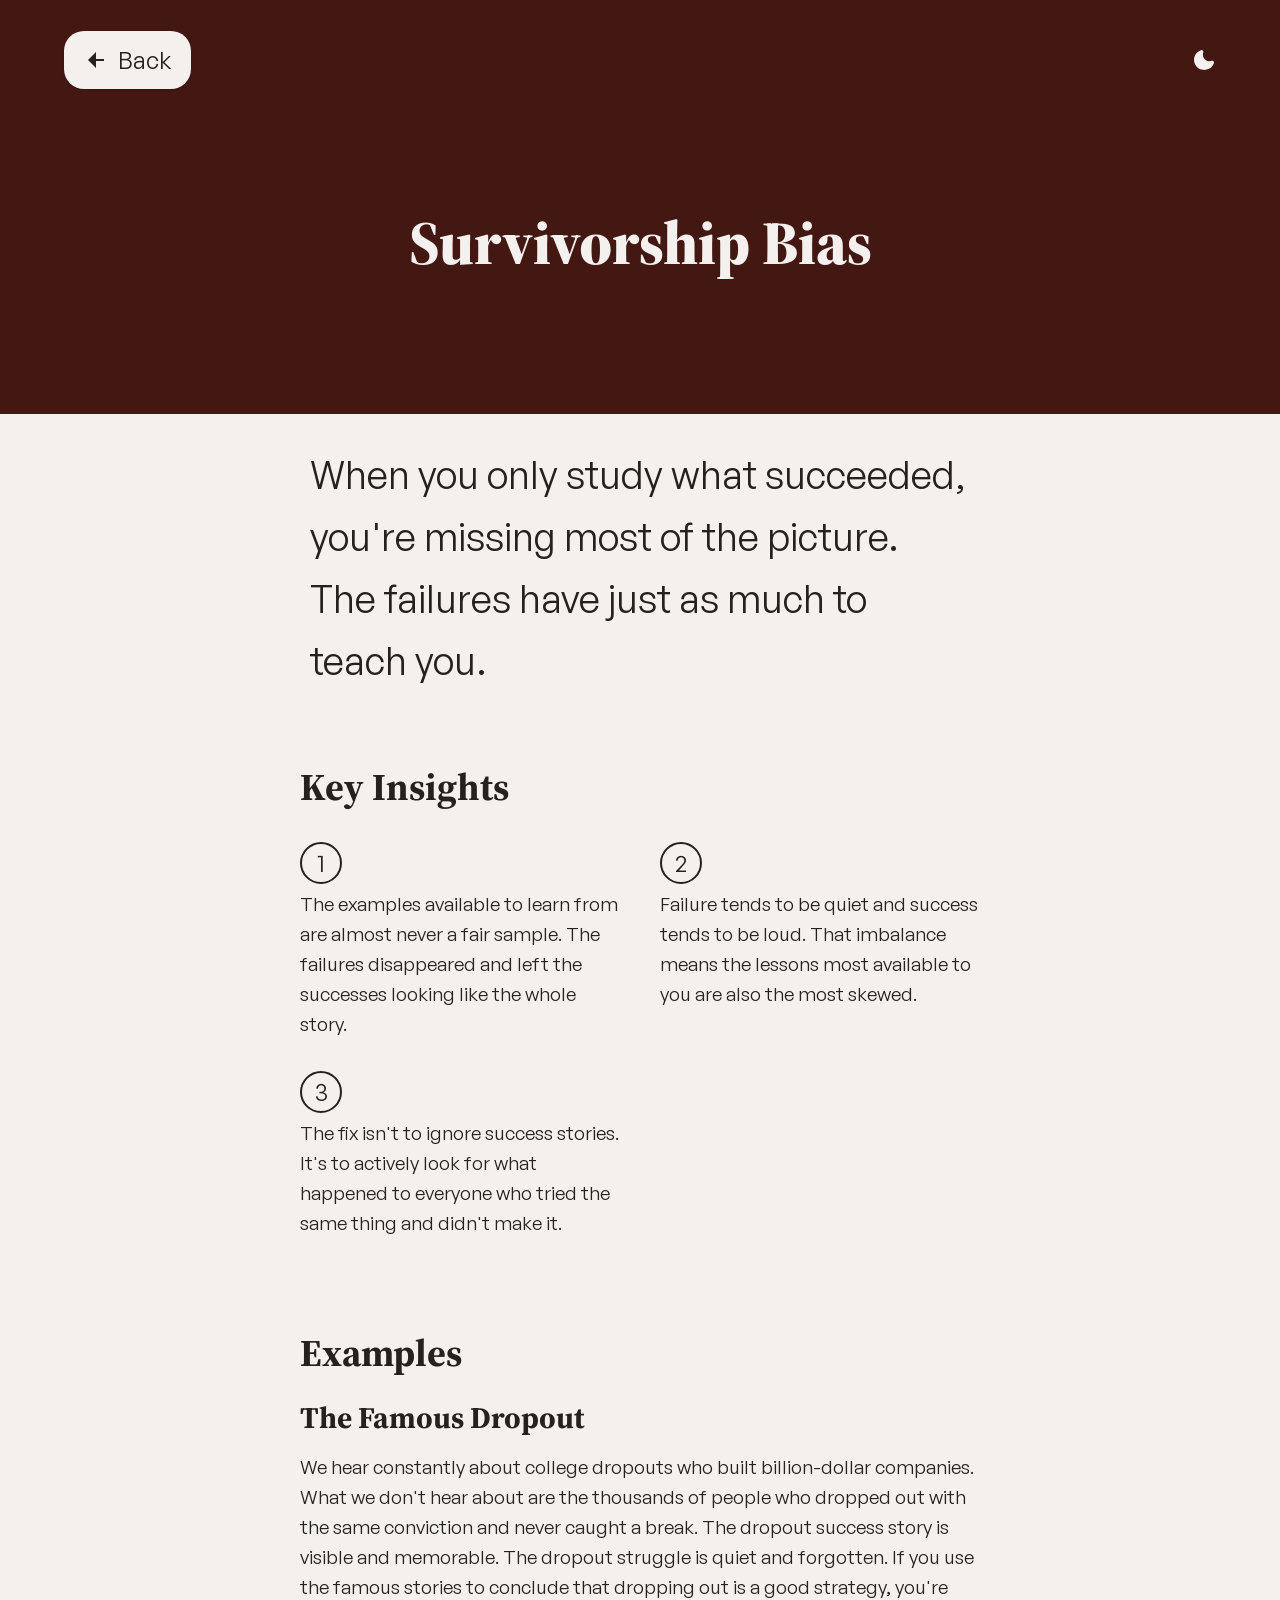
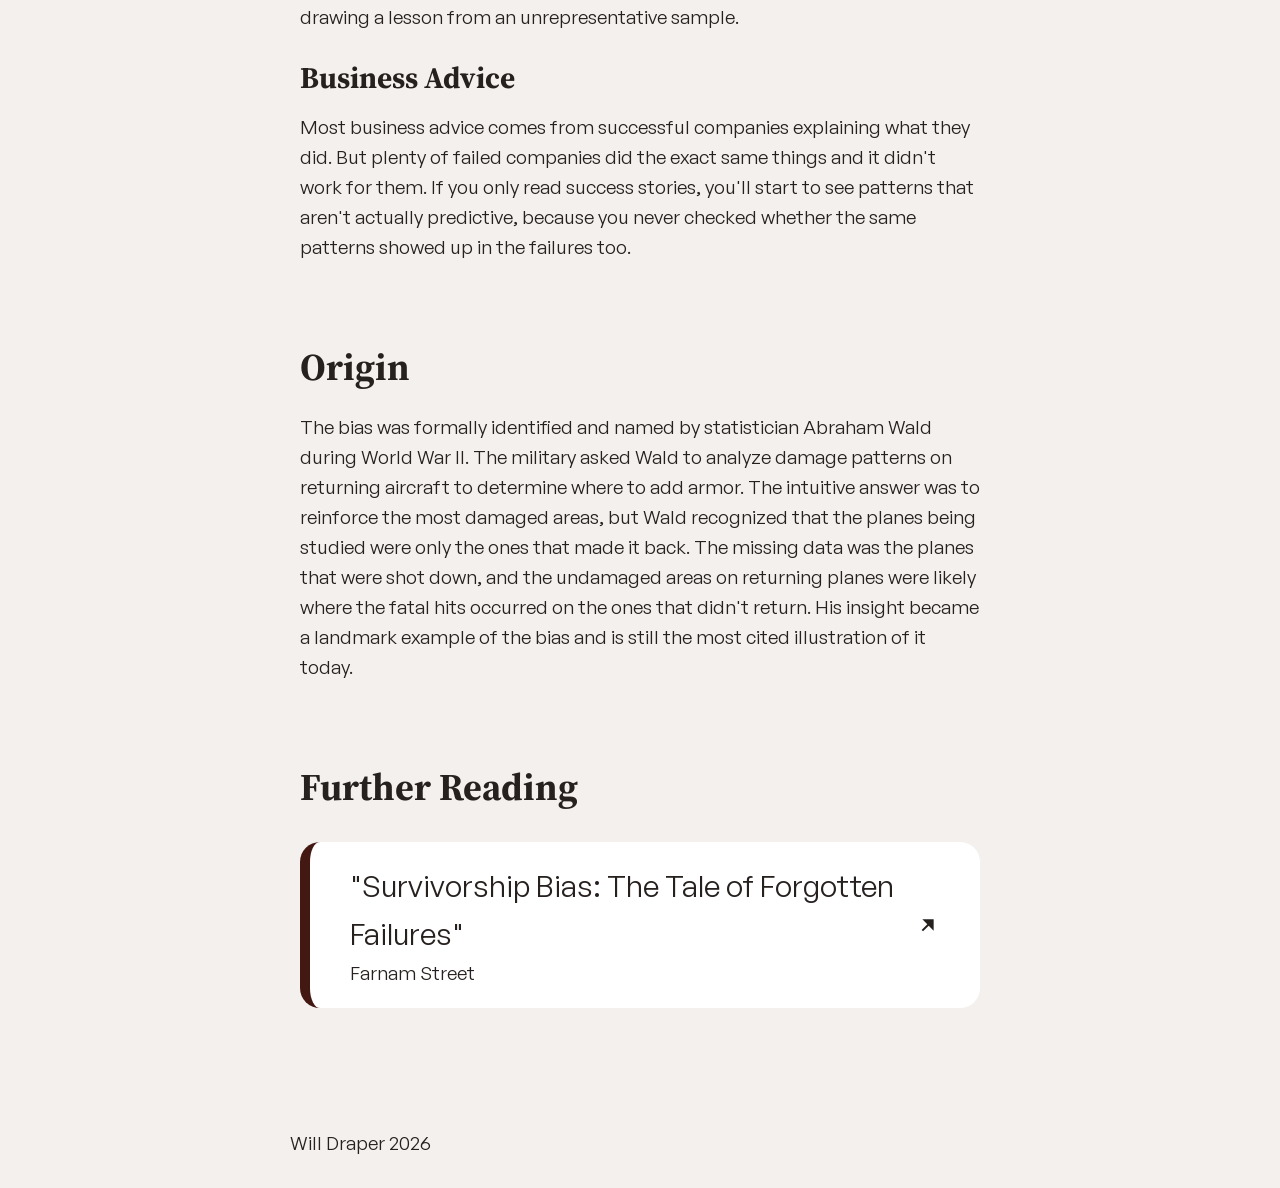
<file: models/survivorship-bias.html>
<!-- survivorship-bias.html -->

<!DOCTYPE html>
<html lang="en">

<head>
    <meta charset="UTF-8">
    <meta name="viewport" content="width=device-width, initial-scale=1.0">
    <title>Survivorship Bias</title>

    <!-- FONTS -->
    <link rel="preconnect" href="https://fonts.googleapis.com">
    <link rel="preconnect" href="https://fonts.gstatic.com" crossorigin>
    <link href="https://fonts.googleapis.com/css2?family=Source+Serif+4:ital,opsz,wght@0,8..60,200..900;1,8..60,200..900&display=swap" rel="stylesheet">

    <link rel="stylesheet" href="../css/model-style.css">
    <link rel="stylesheet" href="../css/style.css">
    <link rel="stylesheet" href="../css/responsive.css">

</head>

<body>

    <!-- ===================================
    HEADER
    =================================== -->

    <header class="header" style="--card-bg: #441812">

        <div class="header_nav">
            <div class="nav">
                <div class="nav_container">
                    <div class="nav_container_content">
                        <div class="content_button-container">
                            <a href="../index.html" class="back-button">
                                <img class="icons" src="../assets/left-arrow-black.svg" alt="back to">
                                <div class="b2">Back</div>
                            </a>
                        </div>

                        <div class="content_mode-container">
                            <img class="icon" src="../assets/dark-mode-white.svg" alt="dark mode">
                        </div>

                    </div>
                </div>
            </div>
            <div class="header-content">
                <h1>
                    Survivorship Bias
                </h1>
            </div>
        </div>

        <div class="header-content"></div>

    </header>

    <!-- ===================================
    CONTENT
    =================================== -->

    <main class="content">

        <div class="content_text">

            <!-- ===================================
            CORE IDEA
            =================================== -->

            <div class="text_core-idea">
                <div class="core-idea_text">
                    <article class="b1-big">
                        When you only study what succeeded, you're missing most of the picture. The failures have just as much to teach you.
                    </article>
                </div>
            </div>

            <!-- ===================================
            KEY INSIGHTS
            =================================== -->

            <div class="text_key-insights">
                <div class="key-insights_header section-heading">
                    Key Insights
                </div>
                <div class="key-insights_container">

                    <!-- GROUP 1/2 -->
                    <div class="container_group">

                        <!-- INSIGHT 1 -->
                        <div class="group_insight">
                            <div class="insight_number-container">
                                <article class="b2">1</article>
                            </div>
                            <article class="insight_description b3">
                                The examples available to learn from are almost never a fair sample. The failures disappeared and left the successes looking like the whole story.
                            </article>
                        </div>

                        <!-- INSIGHT 2 -->
                        <div class="group_insight">
                            <div class="insight_number-container">
                                <article class="b2">2</article>
                            </div>
                            <article class="insight_description b3">
                                Failure tends to be quiet and success tends to be loud. That imbalance means the lessons most available to you are also the most skewed.
                            </article>
                        </div>

                    </div>

                    <!-- GROUP 2/2 -->
                    <div class="container_group">

                        <!-- INSIGHT 3 -->
                        <div class="group_insight">
                            <div class="insight_number-container">
                                <article class="b2">3</article>
                            </div>
                            <article class="insight_description b3">
                                The fix isn't to ignore success stories. It's to actively look for what happened to everyone who tried the same thing and didn't make it.
                            </article>
                        </div>

                        <!-- EMPTY SLOT -->
                        <div class="group_insight"></div>

                    </div>
                </div>
            </div>

            <!-- ===================================
            EXAMPLES
            =================================== -->

            <div class="text_examples">
                <article class="section-heading">
                    Examples
                </article>
                <div class="examples_group">

                    <div class="example">
                        <h2 class="example-heading">The Famous Dropout</h2>
                        <article class="b3">
                            We hear constantly about college dropouts who built billion-dollar companies. What we don't hear about are the thousands of people who dropped out with the same conviction and never caught a break. The dropout success story is visible and memorable. The dropout struggle is quiet and forgotten. If you use the famous stories to conclude that dropping out is a good strategy, you're drawing a lesson from an unrepresentative sample.
                        </article>
                    </div>

                    <div class="example">
                        <h2 class="example-heading">Business Advice</h2>
                        <article class="b3">
                            Most business advice comes from successful companies explaining what they did. But plenty of failed companies did the exact same things and it didn't work for them. If you only read success stories, you'll start to see patterns that aren't actually predictive, because you never checked whether the same patterns showed up in the failures too.
                        </article>
                    </div>

                </div>
            </div>

            <!-- ===================================
            ORIGIN
            =================================== -->

            <div class="text_origin">
                <article class="section-heading">
                    Origin
                </article>
                <article class="b3">
                    The bias was formally identified and named by statistician Abraham Wald during World War II. The military asked Wald to analyze damage patterns on returning aircraft to determine where to add armor. The intuitive answer was to reinforce the most damaged areas, but Wald recognized that the planes being studied were only the ones that made it back. The missing data was the planes that were shot down, and the undamaged areas on returning planes were likely where the fatal hits occurred on the ones that didn't return. His insight became a landmark example of the bias and is still the most cited illustration of it today.
                </article>
            </div>

        </div>

        <!-- ===================================
        FURTHER READING
        =================================== -->

        <div class="content_further-reading">

            <div class="further-reading_container">
                <article class="section-heading">
                    Further Reading
                </article>
            </div>

            <div class="further-reading_content">

                <div class="further-reading">
                    <a href="https://fs.blog/survivorship-bias/" target="_blank" style="text-decoration: none; color: inherit; align-self: stretch;">
                        <div class="source" style="--source-accent: #441812;">
                            <div class="source_text">
                                <article class="text_header b1">
                                    "Survivorship Bias: The Tale of Forgotten Failures"
                                </article>
                                <article class="b3">
                                    Farnam Street
                                </article>
                            </div>
                            <img src="../assets/45-arrow-black.svg" alt="link to new tab">
                        </div>
                    </a>
                </div>

            </div>

        </div>

        <!-- ===================================
        FOOTER
        =================================== -->

        <footer class="footer">
            <article class="b3">
                <a href="https://www.willdraper.me/" target="_blank" style="color: inherit; text-decoration: none;">
                    Will Draper 2026
                </a>
            </article>
        </footer>


</body>

<script>
    // Restore preference on page load
    if (localStorage.getItem('theme') === 'dark') {
        document.documentElement.setAttribute('data-theme', 'dark');
        document.querySelector('.content_mode-container img').src = '../assets/light-mode-white.svg';
        document.querySelectorAll('img[src*="left-arrow-black"]').forEach(el => el.src = el.src.replace('left-arrow-black.svg', 'left-arrow-white.svg'));
        document.querySelectorAll('img[src*="45-arrow-black"]').forEach(el => el.src = el.src.replace('45-arrow-black.svg', '45-arrow-white.svg'));
    }

    const toggleBtn = document.querySelector('.content_mode-container img');

    toggleBtn.addEventListener('click', function () {
        const isDark = document.documentElement.getAttribute('data-theme') === 'dark';

        if (isDark) {
            document.documentElement.removeAttribute('data-theme');
            localStorage.setItem('theme', 'light');
            this.src = this.src.replace('light-mode-white.svg', 'dark-mode-white.svg');
            document.querySelectorAll('img[src*="45-arrow-white"]').forEach(el => el.src = el.src.replace('45-arrow-white.svg', '45-arrow-black.svg'));
            document.querySelectorAll('img[src*="left-arrow-white"]').forEach(el => el.src = el.src.replace('left-arrow-white.svg', 'left-arrow-black.svg'));
        } else {
            document.documentElement.setAttribute('data-theme', 'dark');
            localStorage.setItem('theme', 'dark');
            this.src = this.src.replace('dark-mode-white.svg', 'light-mode-white.svg');
            document.querySelectorAll('img[src*="45-arrow-black"]').forEach(el => el.src = el.src.replace('45-arrow-black.svg', '45-arrow-white.svg'));
            document.querySelectorAll('img[src*="left-arrow-black"]').forEach(el => el.src = el.src.replace('left-arrow-black.svg', 'left-arrow-white.svg'));
        }
    });

    // Subtle hover enlarge
    document.querySelectorAll('.source').forEach(el => {
        el.style.transition = 'transform 0.2s ease';
        el.addEventListener('mouseenter', () => el.style.transform = 'scale(1.01)');
        el.addEventListener('mouseleave', () => el.style.transform = 'scale(1)');
    });
</script>

</main>


</html>
</file>
<file: css/main-style.css>
/* main-style.css */

body{
    display: flex;
    flex-direction: column;
    align-items: flex-start;
    background: var(--grayscale-surface-default, #F3F0EE);
    margin: 0 auto;
}


/* ===================================
    NAV
    =================================== */

.nav{
    display: flex;
    height: 7.5rem;
    padding: 0 var(--nav-margin, 1rem);
    justify-content: center;
    align-items: center;
    align-self: stretch;
}

.nav_container{
    display: flex;
    justify-content: center;
    align-items: center;
    flex: 1 0 0;
    align-self: stretch;
}

.nav_container_content{
    display: flex;
    justify-content: space-between;
    align-items: center;
    flex: 1 0 0;
    align-self: stretch;
}

/* LOGO */
.content_logo-container{
    display: flex;
    width: 4.25rem;
    padding: 0.25rem 0;
    flex-direction: column;
    align-items: center;
}

.content_mode-container{
    display: hide;
    justify-content: flex-end;
    align-items: center;
    gap: 2.5rem;
}

/* ===================================
    HOME CONTENT
    =================================== */

.content{
    display: flex;
    padding: 1.25rem var(--home_content-margin, 1.25rem);
    flex-direction: column;
    align-items: flex-start;
    align-self: stretch;
}

/* ===================================
    HEADER
    =================================== */

.content_header{
    display: flex;
    padding: 3.125rem var(--home_content_header-margin, 0) 3.125rem 0.6125rem;
    flex-direction: column;
    align-items: flex-start;
    align-self: stretch;
}

.header_header{
    align-self: stretch;
}

.header_sub-header{
    align-self: stretch;
}

/* ===================================
    MODEL CONTAINER
    =================================== */

.content_container{
    display: flex;
    padding: 2.5rem 0 0.625rem 0;
    align-items: flex-start;
    align-content: flex-start;
    gap: 0.625rem;
    align-self: stretch;
    flex-wrap: wrap;
}

/* ===================================
    MODEL CARDS
    =================================== */

.card-container{
    display: flex;
    width: var(--card-width, 20.625rem);
    padding: 0.6125rem;
    justify-content: center;
    align-items: center;
    gap: 0.6125rem;
    /* border:solid black; */
}

.card-link {
    text-decoration: none;
    color: inherit;
    display: contents; /* lets the card-container behave as if the <a> tag isn't there */
}

.card{
    display: flex;
    height: 30.44125rem;
    flex-direction: column;
    align-items: flex-start;
    flex: 1 0 0;;

    border-radius: 1.881775rem;
    background: var(--grayscale-surface-elevated, #FFF);
    /* border:solid black; */
}

.card_header{
    display: flex;
    align-items: flex-start;
    flex: 1 0 0;
    align-self: stretch;
    border-radius: 1.881775rem 1.881775rem 0 0;

    /* COLOR VARIABLES */

    background: var(--card-bg, #000);
}

.card_text{
    display: flex;
    padding: 1.25rem 0.625rem 1.25rem 1.0625rem;
    flex-direction: column;
    align-items: flex-start;
    gap: 1.1290625rem;
    flex: 1 0 0;
    align-self: stretch;
}

.text_header{
    align-self: stretch;
}

.content_mode-container img {
    transition: transform 0.2s ease;
    cursor: pointer;
}

.content_mode-container img:hover {
    transform: scale(1.1);
}
</file>
<file: css/style.css>
/* style.css */

/* ===================================
    GRAYSCALE PALETTE
    =================================== */

:root {
    --grayscale-00:  #FFFFFF;
    --grayscale-50:  #F3F0EE;
    --grayscale-100: #EAE4E1;
    --grayscale-200: #D6CAC1;
    --grayscale-300: #C1AD9F;
    --grayscale-400: #A69589;
    --grayscale-500: #8D7F74;
    --grayscale-600: #74675F;
    --grayscale-700: #5D524B;
    --grayscale-800: #463E39;
    --grayscale-900: #2F2824;
    --grayscale-950: #26201E;

    /* semantic tokens — light mode defaults */
    --grayscale-surface-default:   var(--grayscale-50);
    --grayscale-surface-elevated:  var(--grayscale-00);
    --grayscale-surface-negative:  var(--grayscale-950);
    --grayscale-border-default:    #FFFFFF;
    --grayscale-text-title:        var(--grayscale-950);
    --grayscale-text-body:         var(--grayscale-950);
    --grayscale-text-negative:     var(--grayscale-50);
}

/* dark mode — swap semantic tokens */
[data-theme="dark"] {
    --grayscale-surface-default:   var(--grayscale-950);
    --grayscale-surface-elevated:  var(--grayscale-700);
    --grayscale-surface-negative:  var(--grayscale-50);
    --grayscale-border-default:    #FFFFFF;
    --grayscale-text-title:        var(--grayscale-50);
    --grayscale-text-body:         var(--grayscale-50);
    --grayscale-text-negative:     var(--grayscale-950);
}

/* ===================================
    FONTS
    =================================== */

@font-face {
  font-family: 'General Sans Variable';
  src: url('../fonts/GeneralSans-Variable.ttf') format('truetype');
  font-weight: normal;
  font-style: normal;
}


/* ===================================
    VARIABLES
    =================================== */

h1{
    color: #F3F0EE;
    text-align: center;

    /* Heading/H1 */
    font-family: var(--fonts-style-heading, "Source Serif 4");
    font-size: var(--fonts-size-heading-H1, 2.5rem);
    font-style: normal;
    font-weight: 900;
    line-height: var(--fonts-line-height-heading-H1, 3.25rem); /* 130% */
}

h1.intro {
    color: var(--grayscale-text-title, #26201E);
    font-family: var(--fonts-style-heading, "Source Serif 4");
    font-size: var(--fonts-size-heading-H2, 1.9375rem);
    font-weight: 500;
    line-height: var(--fonts-line-height-heading-H2, 2.5625rem);
    text-align: left;
}

h2{
    color: var(--grayscale-text-title, #26201E);

    /* Heading/H2 */
    font-family: var(--fonts-style-heading, "Source Serif 4");
    font-size: var(--fonts-size-heading-H2, 1.9375rem);
    font-style: normal;
    font-weight: 500;
    line-height: var(--fonts-line-height-heading-H2, 2.5625rem); /* 132.258% */
}

h2.text_header {
    font-family: var(--fonts-style-heading, "Source Serif 4");
    font-size: var(--fonts-size-heading-H4, 1.1875rem);
    font-weight: 700;
    line-height: var(--fonts-line-height-heading-H4, 1.5625rem);
    color: var(--grayscale-text-title, #26201E);
    margin: 0;
}

h2.example-heading {
    font-size: var(--fonts-size-heading-H4, 1.1875rem);
    font-weight: 700;
    line-height: var(--fonts-line-height-heading-H4, 1.5625rem);
    font-family: var(--fonts-style-heading, "Source Serif 4");
    color: var(--grayscale-text-title, #26201E);
    margin: 0;
}

h3{
    color: var(--grayscale-surface-negative, #26201E);

    /* Heading/H3 */
    font-family: var(--fonts-style-heading, "Source Serif 4");
    font-size: var(--fonts-size-heading-H3, 1.5625rem);
    font-style: normal;
    font-weight: 700;
    line-height: var(--fonts-line-height-heading-H3, 2rem); /* 128% */
}

h4{
    color: var(--grayscale-text-title, #26201E);

    /* Heading/H4 */
    color: var(--grayscale-text-title, #26201E);

    /* Heading/H4 */
    font-family: var(--fonts-style-heading, "Source Serif 4");
    font-size: var(--fonts-size-heading-H4, 1.1875rem);
    font-style: normal;
    font-weight: 700;
    line-height: var(--fonts-line-height-heading-H4, 1.5625rem); /* 131.579% */
    margin: 0;
}

h5{
    color: var(--grayscale-surface-negative, #26201E);

    /* Heading/H5 */
    font-family: var(--fonts-style-heading, "Source Serif 4");
    font-size: var(--fonts-size-heading-H5, 0.9375rem);
    font-style: normal;
    font-weight: 700;
    line-height: var(--fonts-line-height-heading-H5, 1.25rem); /* 133.333% */
    margin: 0;
}

.section-heading {
    color: var(--grayscale-surface-negative, #26201E);
    font-family: var(--fonts-style-heading, "Source Serif 4");
    font-size: var(--fonts-size-heading-H3, 1.5625rem);
    font-style: normal;
    font-weight: 700;
    line-height: var(--fonts-line-height-heading-H3, 2rem);
}




p{
    color: var(--grayscale-text-title, #26201E);
    margin: 0;
}

.b1-big{
    color: var(--grayscale-surface-negative, #26201E);

    /* Body/B1-Big */
    font-family: var(--fonts-style-body, "General Sans Variable");
    font-size: var(--fonts-size-heading-H3, 1.5625rem);
    font-style: normal;
    font-weight: 500;
    line-height: var(--fonts-size-heading-H1, 2.5rem); /* 160% */
}


.b1 {
    color: var(--grayscale-text-body, #26201E);
    font-family: var(--fonts-style-body, "General Sans Variable");
    font-size: var(--fonts-size-body-B1, 1.1875rem);
    font-style: normal;
    font-weight: 500;
    line-height: var(--fonts-line-height-body-B1, 1.9375rem);
}

.b2{
    color: var(--grayscale-text-body, #26201E);

    /* Body/B2 */
    font-family: var(--fonts-style-body, "General Sans Variable");
    font-size: var(--fonts-size-body-B2, 0.9375rem);
    font-style: normal;
    font-weight: 500;
    line-height: var(--fonts-line-height-body-B2, 1.5rem); /* 160% */

}

.b3{
    color: var(--grayscale-text-body, #26201E);

    /* Body/B3 */
    font-family: var(--fonts-style-body, "General Sans Variable");
    font-size: var(--fonts-size-body-B3, 0.75rem);
    font-style: normal;
    font-weight: 500;
    line-height: var(--fonts-line-height-body-B3, 1.1875rem); /* 158.333% */
}

/* ===================================
    ASSETS
    =================================== */

.icons{
    width: 1.5rem;
    height: 1.5rem;
    flex-shrink: 0;
    aspect-ratio: 1/1;
}

.logo{
    width: 4.25rem;
    height: 4.25rem;
}

/* ===================================
    FOOTER
    =================================== */

.footer{
    display: flex;
    padding: 4.375rem 0 1.875rem 0;
    flex-direction: column;
    align-items: flex-start;
    gap: 0.625rem;
    align-self: stretch;
}
</file>
<file: css/responsive.css>
/* responsive.css */

/* ===================================
    BASE / MOBILE
    Base font size: 16px → 1rem
=================================== */

:root {

    /* layout variables — mobile */
    --card-width: 330px;
    --nav-margin: 16px;
    --home_content-margin: 20px;
    --home_content_header-margin: 0px;
    --card_text_body-min-width: 263px;
    --model_content-margin: 20px;
    --model_header-margin: 20px;
    --model_illustration-size: 346px;
    --model_insight_number-container-size: 24px;
    --model_header-padding: 30px;

    /* fonts / size / heading */
    --fonts-size-heading-H1: 2.5rem;      /* 2.5rem */
    --fonts-size-heading-H2: 1.9375rem;   /* 1.9375rem */
    --fonts-size-heading-H3: 1.5625rem;   /* 1.5625rem */
    --fonts-size-heading-H4: 1.1875rem;   /* 1.1875rem */
    --fonts-size-heading-H5: 0.9375rem;   /* 0.9375rem */
    --fonts-size-heading-H6: 0.75rem;     /* 0.75rem */

    /* fonts / size / body */
    --fonts-size-body-B1: 1.1875rem;      /* 1.1875rem */
    --fonts-size-body-B2: 0.9375rem;      /* 0.9375rem */
    --fonts-size-body-B3: 0.75rem;        /* 0.75rem */

    /* fonts / line-height / heading */
    --fonts-line-height-heading-H1: 3.25rem;    /* 3.25rem */
    --fonts-line-height-heading-H2: 2.5625rem;  /* 2.5625rem */
    --fonts-line-height-heading-H3: 2rem;       /* 2rem */
    --fonts-line-height-heading-H4: 1.5625rem;  /* 1.5625rem */
    --fonts-line-height-heading-H5: 1.25rem;    /* 1.25rem */
    --fonts-line-height-heading-H6: 1rem;       /* 1rem */

    /* fonts / line-height / body */
    --fonts-line-height-body-B1: 1.9375rem;     /* 1.9375rem */
    --fonts-line-height-body-B2: 1.5rem;        /* 1.5rem */
    --fonts-line-height-body-B3: 1.1875rem;     /* 1.1875rem */
}


/* ===================================
    TABLET  ≥ 768px
=================================== */

@media (min-width: 807px) {

    :root {

        /* layout variables — tablet */
        --card-width: 377px;
        --nav-margin: 32px;
        --home_content-margin: 20px;
        --home_content_header-margin: 80px;
        --card_text_body-min-width: 301px;
        --model_content-margin: 20px;
        --model_header-margin: 20px;
        --model_illustration-size: 397px;
        --model_insight_number-container-size: 30px;
        --model_header-padding: 30px;

        /* fonts / size / heading */
        --fonts-size-heading-H1: 3.125rem;    /* 3.125rem */
        --fonts-size-heading-H2: 2.4375rem;   /* 2.4375rem */
        --fonts-size-heading-H3: 1.9375rem;   /* 1.9375rem */
        --fonts-size-heading-H4: 1.5rem;      /* 1.5rem */
        --fonts-size-heading-H5: 1.1875rem;   /* 1.1875rem */
        --fonts-size-heading-H6: 0.9375rem;   /* 0.9375rem */

        /* fonts / size / body */
        --fonts-size-body-B1: 1.5rem;         /* 1.5rem */
        --fonts-size-body-B2: 1.1875rem;      /* 1.1875rem */
        --fonts-size-body-B3: 0.9375rem;      /* 0.9375rem */

        /* fonts / line-height / heading */
        --fonts-line-height-heading-H1: 4rem;       /* 4rem */
        --fonts-line-height-heading-H2: 3.1875rem;  /* 3.1875rem */
        --fonts-line-height-heading-H3: 2.5rem;     /* 2.5rem */
        --fonts-line-height-heading-H4: 1.9375rem;  /* 1.9375rem */
        --fonts-line-height-heading-H5: 1.5625rem;  /* 1.5625rem */
        --fonts-line-height-heading-H6: 1.25rem;    /* 1.25rem */

        /* fonts / line-height / body */
        --fonts-line-height-body-B1: 2.4375rem;     /* 2.4375rem */
        --fonts-line-height-body-B2: 1.875rem;      /* 1.875rem */
        --fonts-line-height-body-B3: 1.5rem;        /* 1.5rem */
    }

}

/* ===================================
    DESKTOP  ≥ 1024px
=================================== */

@media (min-width: 1024px) {

    :root {

        /* layout variables — desktop */
        --card-width: 392px;
        --nav-margin: 64px;
        --home_content-margin: 120px;
        --home_content_header-margin: 300px;
        --card_text_body-min-width: 313px;
        --model_content-margin: 290px;
        --model_header-margin: 140px;
        --model_illustration-size: 521px;
        --model_insight_number-container-size: 38px;
        --model_header-padding: 30px;

        /* fonts / size / heading */
        --fonts-size-heading-H1: 3.875rem;    /* 3.875rem */
        --fonts-size-heading-H2: 3.0625rem;   /* 3.0625rem */
        --fonts-size-heading-H3: 2.375rem;    /* 2.375rem */
        --fonts-size-heading-H4: 1.875rem;    /* 1.875rem */
        --fonts-size-heading-H5: 1.5rem;      /* 1.5rem */
        --fonts-size-heading-H6: 1.1875rem;   /* 1.1875rem */

        /* fonts / size / body */
        --fonts-size-body-B1: 1.875rem;       /* 1.875rem */
        --fonts-size-body-B2: 1.5rem;         /* 1.5rem */
        --fonts-size-body-B3: 1.1875rem;      /* 1.1875rem */

        /* fonts / line-height / heading */
        --fonts-line-height-heading-H1: 5.0625rem;  /* 5.0625rem */
        --fonts-line-height-heading-H2: 3.9375rem;  /* 3.9375rem */
        --fonts-line-height-heading-H3: 3.125rem;   /* 3.125rem */
        --fonts-line-height-heading-H4: 2.4375rem;  /* 2.4375rem */
        --fonts-line-height-heading-H5: 1.9375rem;  /* 1.9375rem */
        --fonts-line-height-heading-H6: 1.5rem;     /* 1.5rem */

        /* fonts / line-height / body */
        --fonts-line-height-body-B1: 3rem;          /* 3rem */
        --fonts-line-height-body-B2: 2.375rem;      /* 2.375rem */
        --fonts-line-height-body-B3: 1.875rem;      /* 1.875rem */
    }

    .content_mode-container {
        display: flex;
    }

}
</file>
<file: css/model-style.css>
/* model-style.css */

body {
    display: flex;
    flex-direction: column;
    min-height: 100vh;
    background: var(--grayscale-surface-default, #F3F0EE);
    margin: 0; 
    background: var(--grayscale-surface-default, #F3F0EE);

}

.header{
    display: flex;
    flex-direction: column;
    align-items: flex-start;
    align-self: stretch;
    background: var(--card-bg, #fff)
}

.header_nav{
    display: flex;
    flex-direction: column;
    align-items: flex-start;
    gap: 0.625rem;
    align-self: stretch;
}

.header-content{
    display: flex;
    padding: var(--model_header-padding, 4.375rem) var(--model_header-margin, 1.25rem);
    justify-content: center;
    align-items: center;
    align-self: stretch;

}

/* ===================================
    NAV
    =================================== */

.nav{
    display: flex;
    height: 7.5rem;
    padding: 0 var(--nav-margin, 1rem);
    justify-content: center;
    align-items: center;
    align-self: stretch;
}

.nav_container{
    display: flex;
    justify-content: center;
    align-items: center;
    flex: 1 0 0;
    align-self: stretch;
}

.nav_container_content{
    display: flex;
    justify-content: space-between;
    align-items: center;
    flex: 1 0 0;
    align-self: stretch;
}

.content_button-container{
    display: flex;
    padding: 0.25rem 0;
    flex-direction: column;
    align-items: center;
}

.content_mode-container{
    display: flex;
    width: 9.5625rem;
    padding: 0.25rem 0;
    justify-content: flex-end;
    align-items: center;
}

.back-button{
    text-decoration: none;
    color: inherit;

    display: flex;
    padding: 0.625rem 1.25rem;
    align-items: center;
    gap: 0.625rem;

    border-radius: 1.25rem;
    background: var(--grayscale-surface-default, #F3F0EE);
    box-shadow: 0 0.0625rem 0.125rem 0 rgba(0, 0, 0, 0.20);
}

/* ===================================
    CONTENT
    =================================== */

.content{
    display: flex;
    padding: 0 var(--model_content-margin, 1.25rem);
    flex-direction: column;
    align-items: flex-start;
    align-self: stretch;
    margin: 0 auto;
}

.content_text{
    display: flex;
    padding: 0 0.625rem;
    flex-direction: column;
    align-items: flex-start;
    align-self: stretch;
}

/* ===================================
    CORE IDEA
    =================================== */

.text_core-idea{
    display: flex;
    padding: 1.875rem 0.625rem;
    align-items: flex-start;
    gap: 0.625rem;
    align-self: stretch;
}

.core-idea_text{
    flex: 1 0 0;
}

/* ===================================
    KEY INSIGHTS
    =================================== */

.text_key-insights{
    display: flex;
    padding: 2.5rem 0;
    flex-direction: column;
    align-items: flex-start;
    gap: 1.25rem;
    align-self: stretch;
}

.key-insights_header{
    color: var(--grayscale-surface-negative, #26201E);
}

.key-insights_container{
    display: flex;
    flex-direction: column;
    align-items: flex-start;
    gap: 0.75rem;
    align-self: stretch;
}

.container_group{
    display: flex;
    align-items: flex-start;
    gap: 2.5rem;
    align-self: stretch;
}

.group_insight{
    display: flex;
    padding: 0.625rem 0;
    flex-direction: column;
    align-items: flex-start;
    gap: 0.3125rem;
    flex: 1 0 0;
}

.insight_number-container{
    display: flex;
    height: var(--model_insight_number-container-size, 1.5rem);
    justify-content: center;
    align-items: center;
    gap: 0.625rem;
    aspect-ratio: 1/1;

    /* STYLE */
    border-radius: 6.25rem;
    border: 0.125rem solid var(--grayscale-surface-negative, #26201E);
}

.insight_description{
    align-self: stretch;
}

/* ===================================
    EXAMPLES
    =================================== */

.text_examples{
    display: flex;
    padding: 2.5rem 0;
    flex-direction: column;
    align-items: flex-start;
    gap: 1.25rem;
    align-self: stretch;
}

.examples_group{
    display: flex;
    flex-direction: column;
    align-items: flex-start;
    gap: 1.625rem;
    align-self: stretch;
}

.example{
    display: flex;
    flex-direction: column;
    align-items: flex-start;
    gap: 0.9375rem;
    align-self: stretch;
}

.example_header{
    align-self: stretch;
}

/* ===================================
    ORIGIN
    =================================== */

.text_origin{
    display: flex;
    padding: 2.5rem 0;
    flex-direction: column;
    align-items: flex-start;
    gap: 1.25rem;
    align-self: stretch;
}


/* ===================================
    FURTHER READING
    =================================== */

.content_further-reading{
    display: flex;
    padding: 2.5rem 0;
    flex-direction: column;
    align-items: flex-start;
    gap: 1.25rem;
    align-self: stretch;
}

.further-reading_container{
    display: flex;
    padding: 0 0.625rem;
    align-items: center;
    gap: 0.625rem;
    align-self: stretch;
}

.further-reading_content{
    display: flex;
    flex-direction: column;
    align-items: flex-start;
    gap: 0.625rem;
    align-self: stretch;
}

/* FURTHER READING COMPONET */

.further-reading{
    display: flex;
    padding: 0.625rem;
    flex-direction: column;
    justify-content: center;
    align-items: center;
    gap: 0.625rem;
    align-self: stretch;
}

.source {
    display: flex;
    padding: 1.25rem 2.5rem;
    align-items: center;
    align-self: stretch;

    border-radius: 1.25rem;
    border-left: 0.625rem solid var(--source-accent, #647E7D);
    background: var(--grayscale-surface-elevated, #FFF);
}

.source_text{
    display: flex;
    flex-direction: column;
    align-items: flex-start;
    flex: 1 0 0;
}

.text_header{
    align-self: stretch;
}

/* ===================================
    INTERACTIONS
    =================================== */

/* BACK BUTTON HOVER */
.back-button {
    transition: transform 0.2s ease;
}

.back-button:hover {
    transform: scale(1.03);
}

/* DARK/LIGHT MDOE HOVER */
.content_mode-container img {
    transition: transform 0.2s ease;
    cursor: pointer;
}

.content_mode-container img:hover {
    transform: scale(1.1);
}

.footer a:hover {
    text-decoration: underline;
}

/* FURTHER READING HOVER */
.source {
    transition: transform 0.2s ease;
}

.source:hover {
    transform: scale(1.01);
}
</file>
